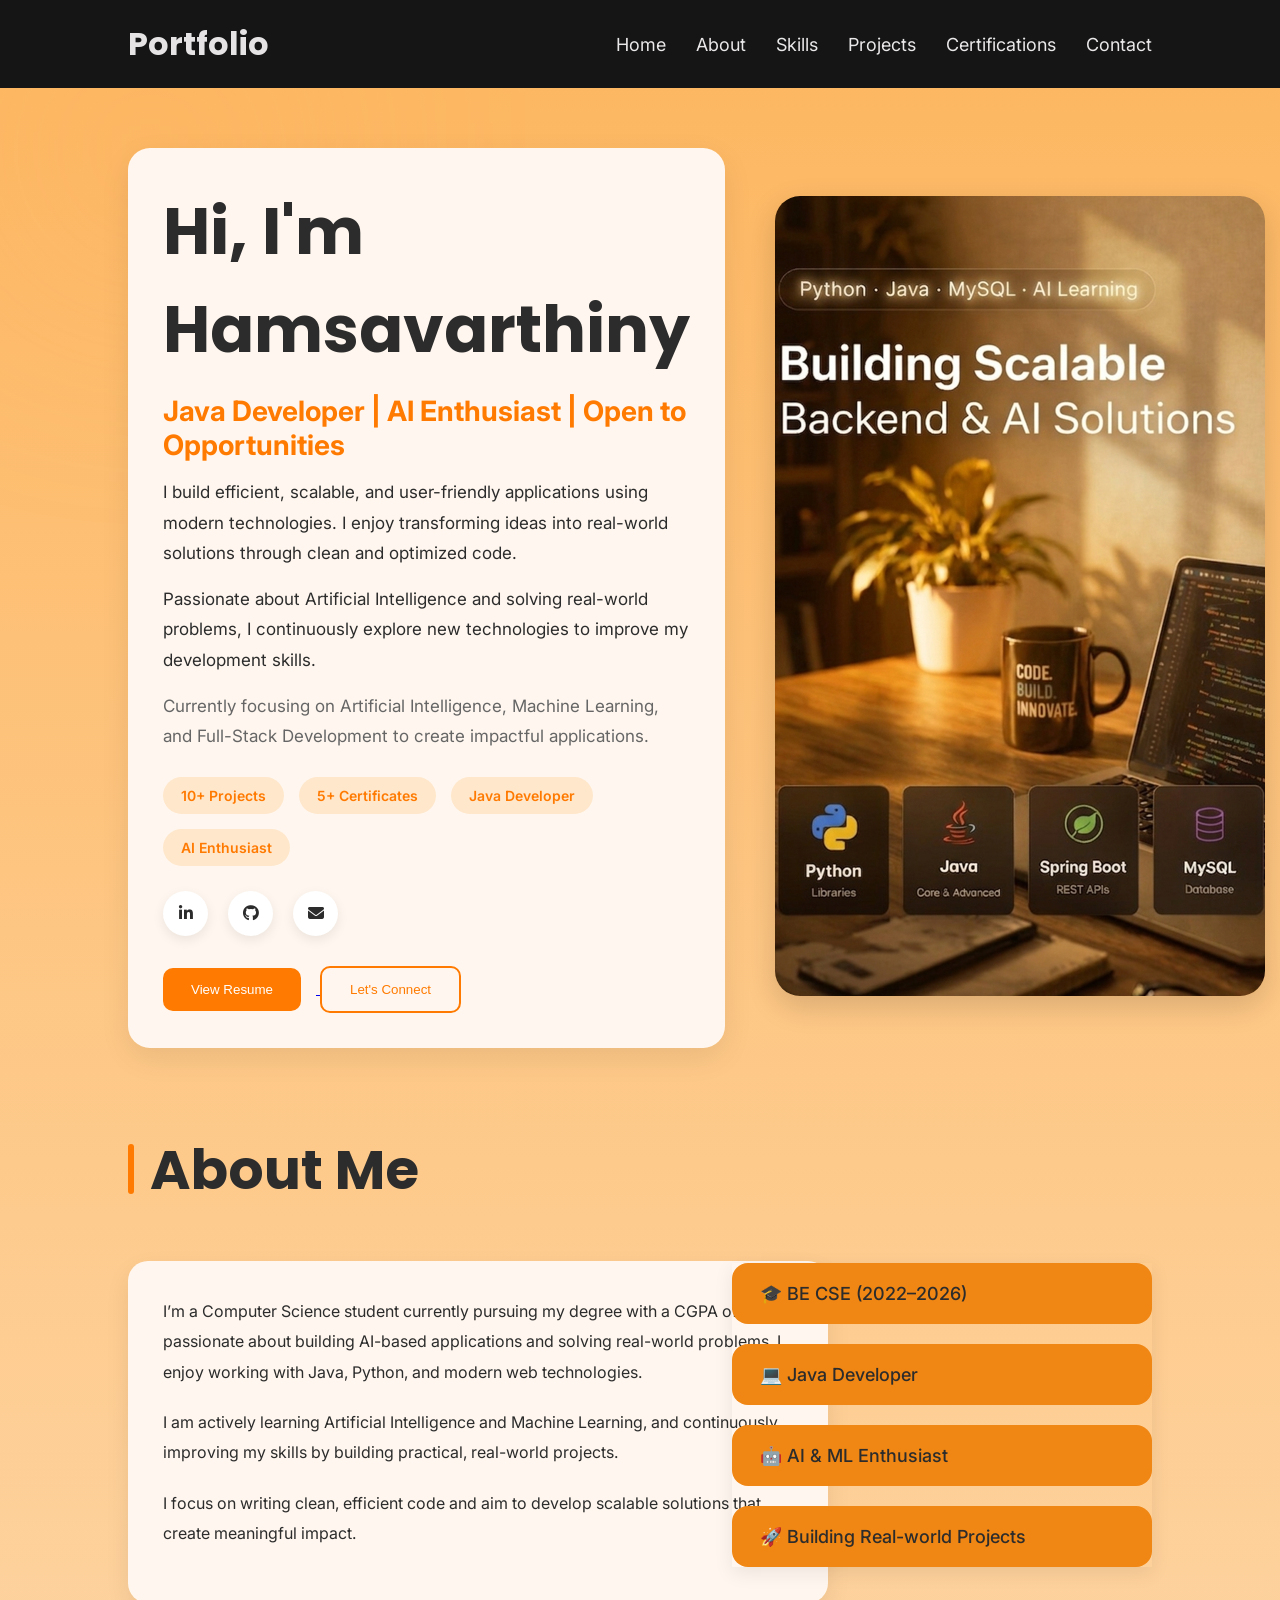
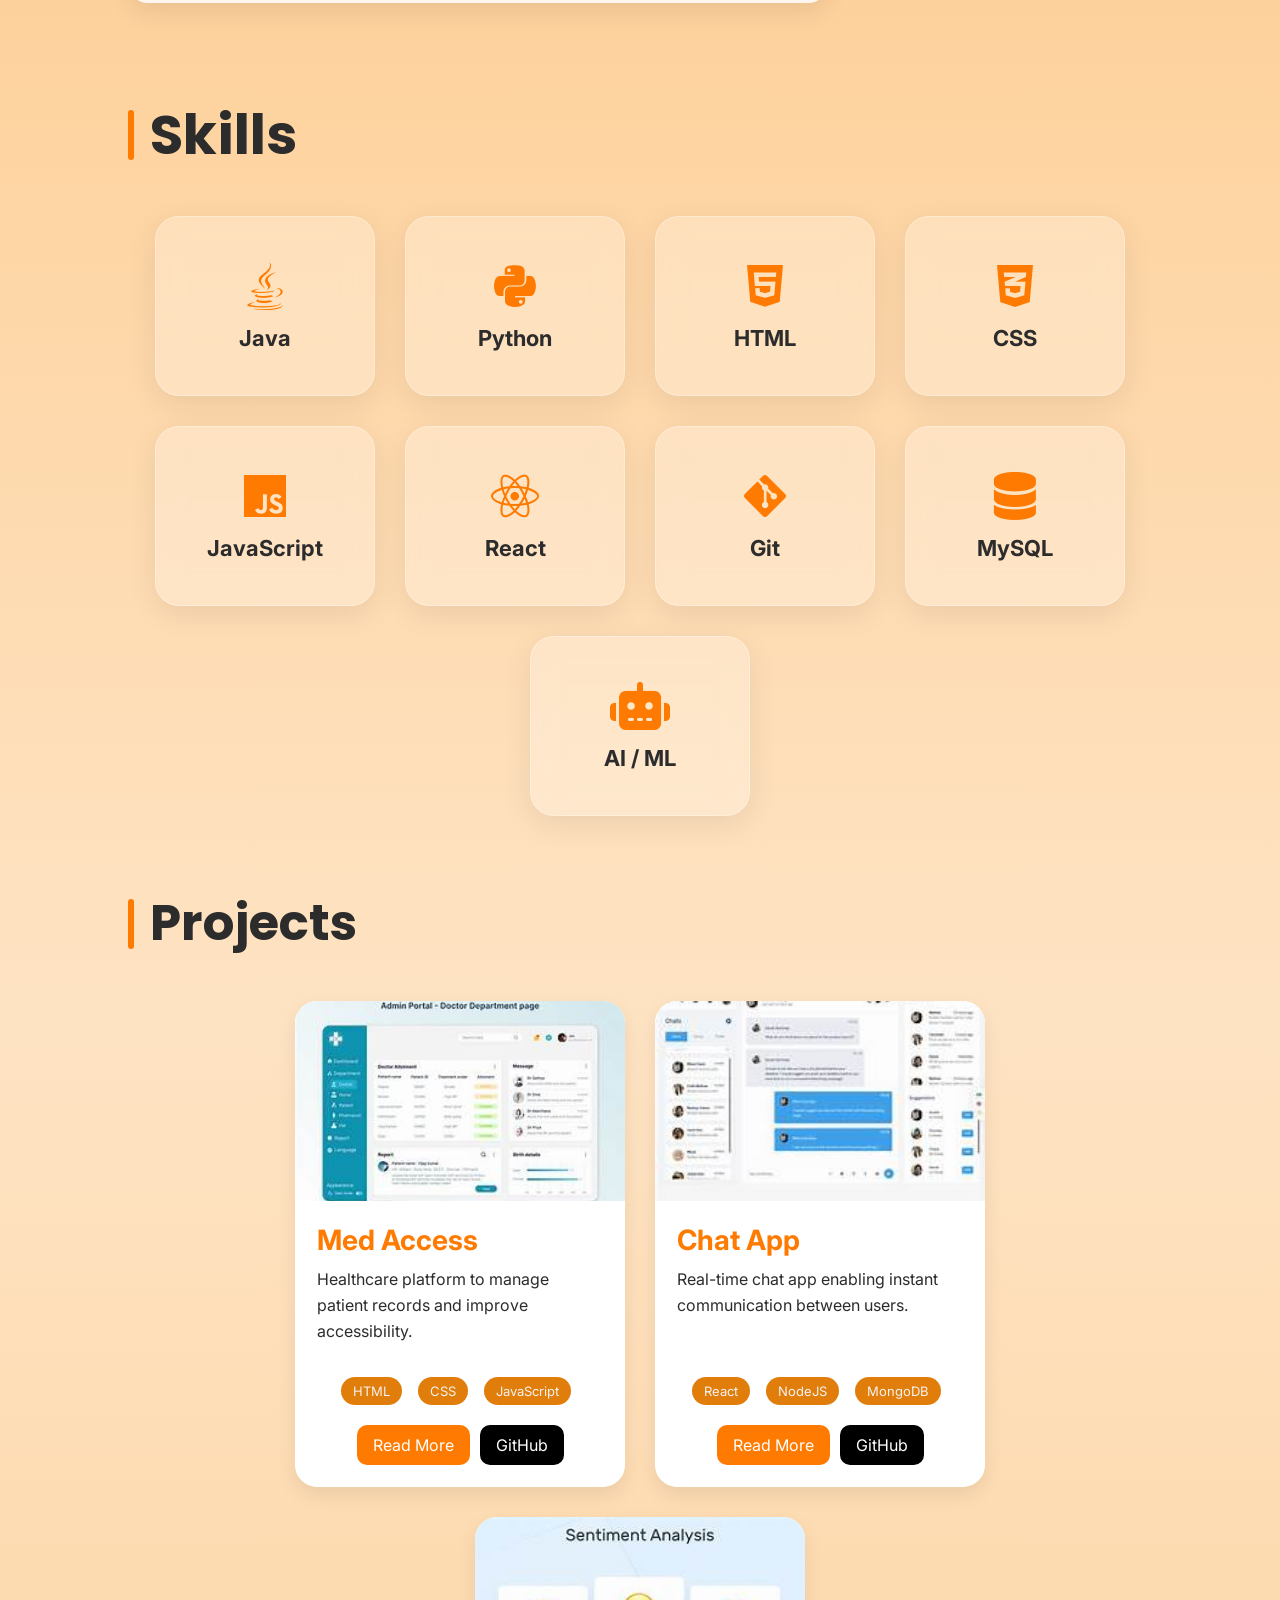
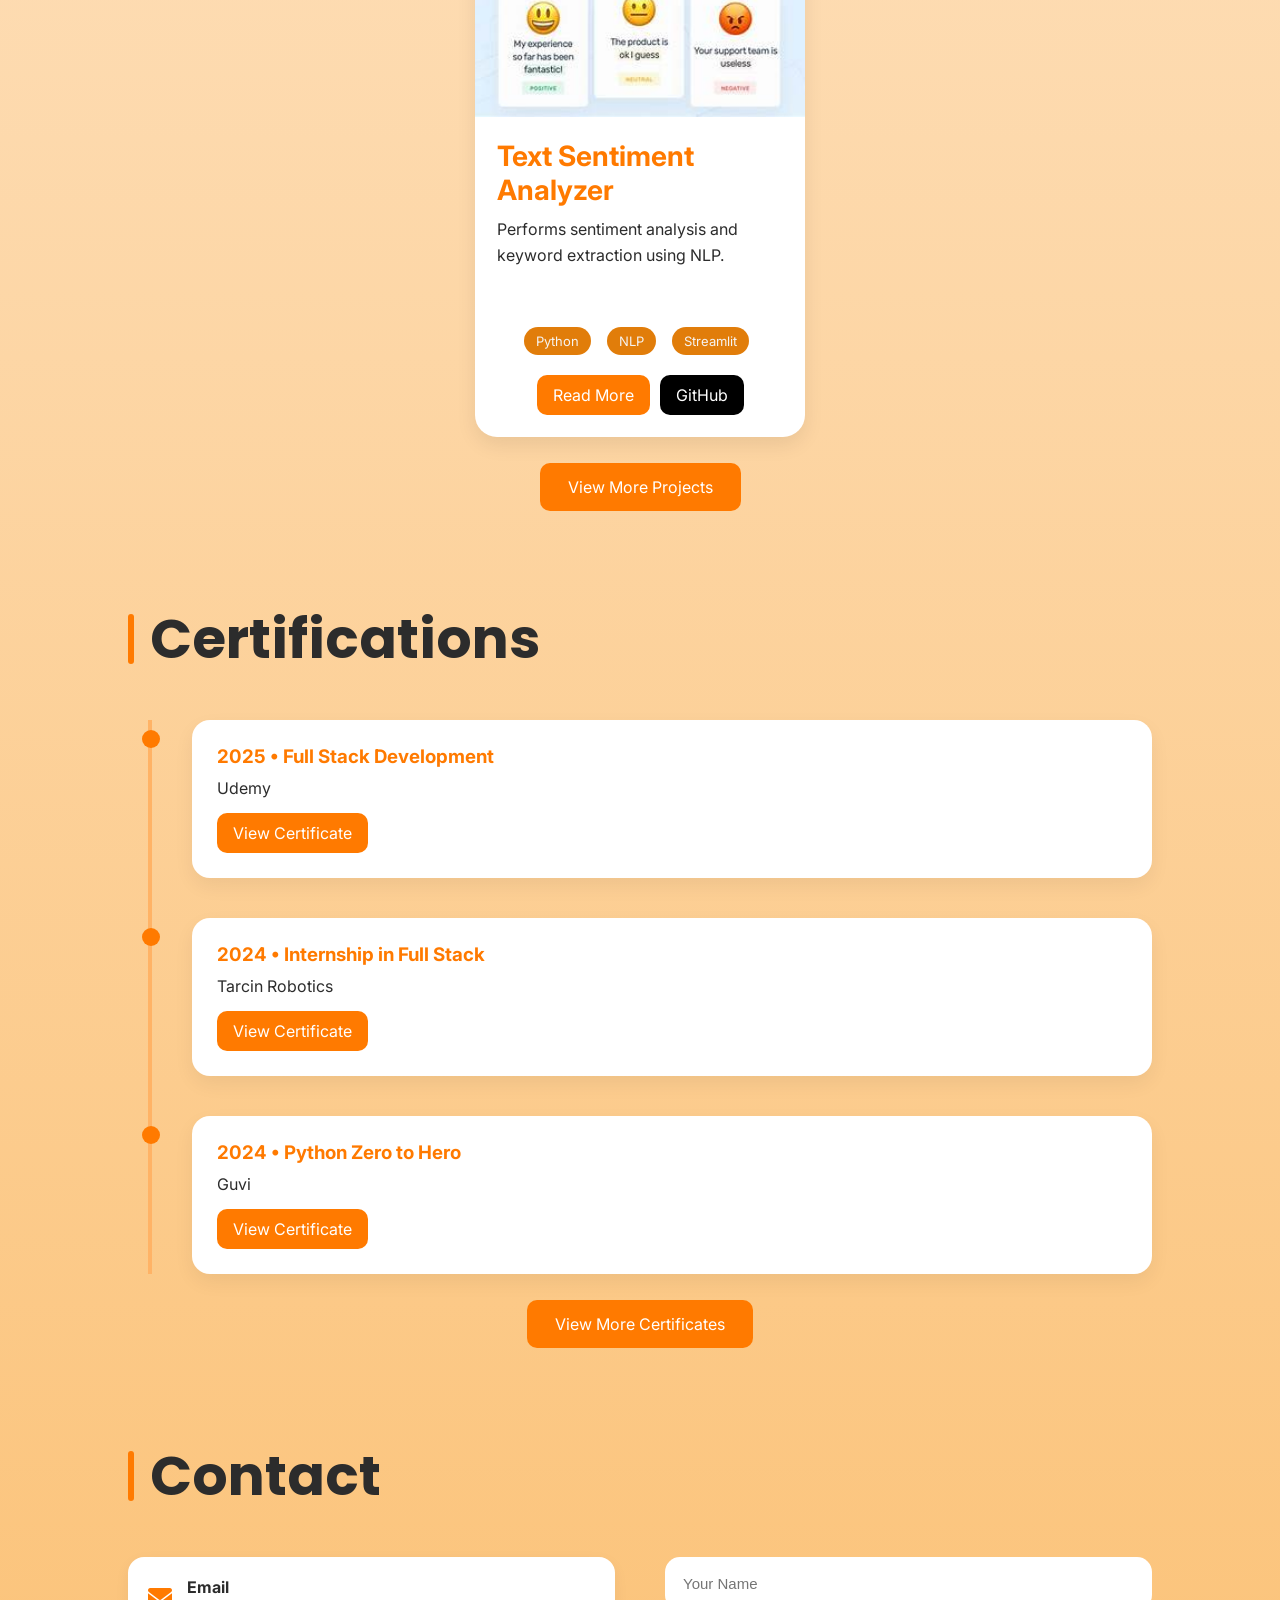
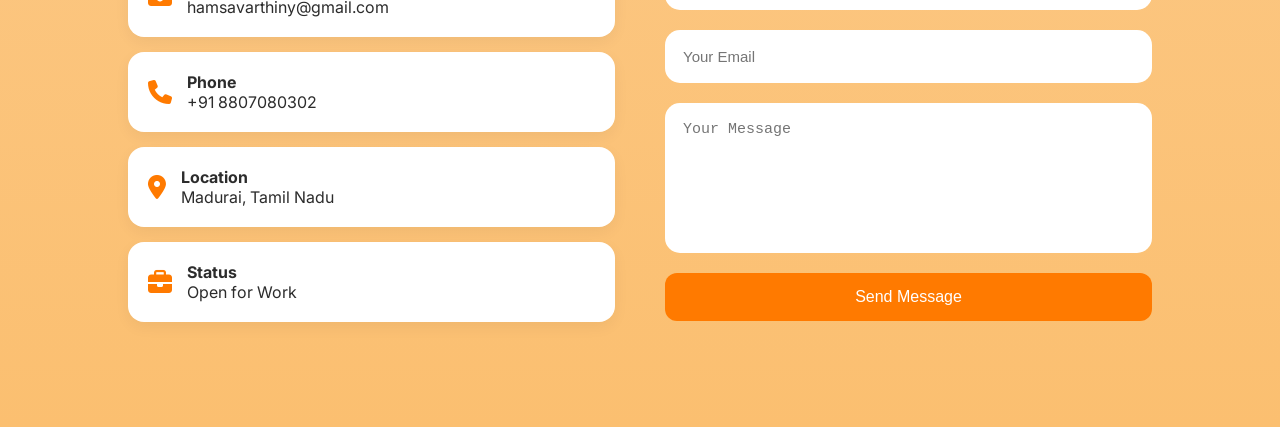
<file: index.html>
<!DOCTYPE html>
<html lang="en">

<head>
    <meta charset="UTF-8">
    <meta name="viewport" content="width=device-width, initial-scale=1.0">
    <title>Hamsavarthiny Portfolio</title>

    <!-- CSS -->
    <link rel="stylesheet" href="style.css">

    <!-- Google Fonts -->
    <link
        href="https://fonts.googleapis.com/css2?family=Poppins:wght@400;600;700&family=Inter:wght@300;400;500&display=swap"
        rel="stylesheet">

    <!-- FONT AWESOME -->
    <link rel="stylesheet" href="https://cdnjs.cloudflare.com/ajax/libs/font-awesome/6.5.0/css/all.min.css">
</head>

<body>

    <!-- NAVBAR -->
    <nav class="navbar">

        <div class="logo">Portfolio</div>

        <ul class="nav-links">
            <li><a href="#home">Home</a></li>
            <li><a href="#about">About</a></li>
            <li><a href="#skills">Skills</a></li>
            <li><a href="#projects">Projects</a></li>
            <li><a href="#certifications">Certifications</a></li>
            <li><a href="#contact">Contact</a></li>
        </ul>

    </nav>

    <!-- HERO -->
    <section class="hero" id="home">

        <div class="hero-text-card">

            <h1>Hi, I'm Hamsavarthiny</h1>

            <h2>Java Developer | AI Enthusiast | Open to Opportunities</h2>

            <p>
                I build efficient, scalable, and user-friendly applications using modern technologies.
                I enjoy transforming ideas into real-world solutions through clean and optimized code.
            </p>

            <p>
                Passionate about Artificial Intelligence and solving real-world problems,
                I continuously explore new technologies to improve my development skills.
            </p>

            <p class="sub-text">
                Currently focusing on Artificial Intelligence, Machine Learning,
                and Full-Stack Development to create impactful applications.
            </p>

            <!-- STATS -->
            <div class="hero-stats">

                <div class="stat-box">10+ Projects</div>

                <div class="stat-box">5+ Certificates</div>

                <div class="stat-box">Java Developer</div>

                <div class="stat-box">AI Enthusiast</div>

            </div>

            <!-- SOCIAL -->
            <div class="social-icons">

                <a href="https://www.linkedin.com/in/hamsavarthiny/">
                    <i class="fab fa-linkedin-in"></i>
                </a>

                <a href="https://github.com/Hamsa1016">
                    <i class="fab fa-github"></i>
                </a>

                <a href="#">
                    <i class="fas fa-envelope"></i>
                </a>

            </div>

           <!-- BUTTONS -->
<div class="buttons">

    <!-- RESUME -->
    <a href="assets/Hamsa-Resume.pdf" target="_blank">
        <button>View Resume</button>
    </a>

    <!-- CONTACT SECTION -->
    <a href="#contact">
        <button class="outline">Let's Connect</button>
    </a>

</div>

        </div>

        <!-- IMAGE -->
        <div class="hero-image">

            <img src="assets/images/hero.jpg" alt="workspace">

        </div>

    </section>

    <!-- ABOUT -->
    <section class="about" id="about">

        <h2 class="section-heading">
            <span class="bar"></span>About Me
        </h2>

        <div class="about-container">

            <div class="about-left">

                <p>
                    I’m a Computer Science student currently pursuing my degree with a CGPA of 8.1,
                    passionate about building AI-based applications and solving real-world problems.
                    I enjoy working with Java, Python, and modern web technologies.
                </p>

                <p>
                    I am actively learning Artificial Intelligence and Machine Learning,
                    and continuously improving my skills by building practical, real-world projects.
                </p>

                <p>
                    I focus on writing clean, efficient code and aim to develop scalable solutions
                    that create meaningful impact.
                </p>

            </div>

        </div>

        <!-- RIGHT CARDS -->
        <div class="about-right">

            <div class="card">🎓 BE CSE (2022–2026)</div>

            <div class="card">💻 Java Developer</div>

            <div class="card">🤖 AI & ML Enthusiast</div>

            <div class="card">🚀 Building Real-world Projects</div>

        </div>

    </section>

    <!-- SKILLS -->
    <section class="skills" id="skills">

        <h2 class="section-heading">
            <span class="bar"></span>Skills
        </h2>

        <!-- SKILL PILLS -->
        <div class="glass-skills">

    <div class="glass-card">
        <i class="fab fa-java"></i>
        <h3>Java</h3>
    </div>

    <div class="glass-card">
        <i class="fab fa-python"></i>
        <h3>Python</h3>
    </div>

    <div class="glass-card">
        <i class="fab fa-html5"></i>
        <h3>HTML</h3>
    </div>

    <div class="glass-card">
        <i class="fab fa-css3-alt"></i>
        <h3>CSS</h3>
    </div>

    <div class="glass-card">
        <i class="fab fa-js"></i>
        <h3>JavaScript</h3>
    </div>

    <div class="glass-card">
        <i class="fab fa-react"></i>
        <h3>React</h3>
    </div>

    <div class="glass-card">
        <i class="fab fa-git-alt"></i>
        <h3>Git</h3>
    </div>

    <div class="glass-card">
        <i class="fas fa-database"></i>
        <h3>MySQL</h3>
    </div>

    <div class="glass-card">
        <i class="fas fa-robot"></i>
        <h3>AI / ML</h3>
    </div>

</div>
    </section>

    <!-- PROJECTS -->
    <section class="projects" id="projects">

        <h2 class="section-heading">
            <span class="bar"></span>Projects
        </h2>

        <div class="projects-container">

            <!-- PROJECT 1 -->
            <div class="project-card">

                <img src="assets/images/project1.jpg" alt="project">

                <div class="project-content">

                    <h3>Med Access</h3>

                    <p>
                        Healthcare platform to manage patient records and improve accessibility.
                    </p>

                    <!-- TECH STACK -->
                    <div class="tech-stack">

                        <span>HTML</span>
                        <span>CSS</span>
                        <span>JavaScript</span>

                    </div>

                    <div class="project-buttons">

                        <a href="medaccess.html">Read More</a>

                        <a href="https://github.com/Hamsa1016/Chat-app"
                            target="_blank"
                            class="github">
                            GitHub
                        </a>

                    </div>

                </div>

            </div>

            <!-- PROJECT 2 -->
            <div class="project-card">

                <img src="assets/images/project2.jpg" alt="project">

                <div class="project-content">

                    <h3>Chat App</h3>

                    <p>
                        Real-time chat app enabling instant communication between users.
                    </p>

                    <div class="tech-stack">

                        <span>React</span>
                        <span>NodeJS</span>
                        <span>MongoDB</span>

                    </div>

                    <div class="project-buttons">

                        <a href="chatapp.html">Read More</a>

                        <a href="https://github.com/Hamsa1016/Chat-app"
                            target="_blank"
                            class="github">
                            GitHub
                        </a>

                    </div>

                </div>

            </div>

            <!-- PROJECT 3 -->
            <div class="project-card">

                <img src="assets/images/project3.jpg" alt="project">

                <div class="project-content">

                    <h3>Text Sentiment Analyzer</h3>

                    <p>
                        Performs sentiment analysis and keyword extraction using NLP.
                    </p>

                    <div class="tech-stack">

                        <span>Python</span>
                        <span>NLP</span>
                        <span>Streamlit</span>

                    </div>

                    <div class="project-buttons">

                        <a href="textapp.html">Read More</a>

                        <a href="https://github.com/Hamsa1016/text-analyzer-app"
                            target="_blank"
                            class="github">
                            GitHub
                        </a>

                    </div>

                </div>

            </div>        
            

        </div>
<div class="view-more">

            <a href="projects.html" class="view-btn">
                View More Projects
            </a>

        </div>


    </section>

    <!-- CERTIFICATIONS -->
    <section class="certifications" id="certifications">

        <h2 class="section-heading">
            <span class="bar"></span>Certifications
        </h2>

        <!-- TIMELINE -->
        <div class="timeline">

            <div class="timeline-item">

                <div class="timeline-dot"></div>

                <div class="timeline-content">

                    <h3>2025 • Full Stack Development</h3>

                    <p>Udemy</p>

                    <a href="assets/images/udemy.png">View Certificate</a>

                </div>

            </div>

            <div class="timeline-item">

                <div class="timeline-dot"></div>

                <div class="timeline-content">

                    <h3>2024 • Internship in Full Stack</h3>

                    <p>Tarcin Robotics</p>

                    <a href="assets/images/internship.png">View Certificate</a>

                </div>

            </div>

            <div class="timeline-item">

                <div class="timeline-dot"></div>

                <div class="timeline-content">

                    <h3>2024 • Python Zero to Hero</h3>

                    <p>Guvi</p>

                    <a href="assets/images/python-zero-to-hero.png">View Certificate</a>

                </div>

            </div>

        </div>
        <div class="view-more">

    <a href="certificates.html" class="view-btn">
        View More Certificates
    </a>

</div>

    </section>

    <!-- CONTACT -->
    <section class="contact" id="contact">

        <h2 class="section-heading">
            <span class="bar"></span>Contact
        </h2>

        <div class="contact-container">

            <!-- LEFT -->
            <div class="contact-info">

                <div class="info-box">

                    <i class="fas fa-envelope"></i>

                    <div>
                        <h4>Email</h4>
                        <p>hamsavarthiny@gmail.com</p>
                    </div>

                </div>

                <div class="info-box">

                    <i class="fas fa-phone"></i>

                    <div>
                        <h4>Phone</h4>
                        <p>+91 8807080302</p>
                    </div>

                </div>

                <div class="info-box">

                    <i class="fas fa-location-dot"></i>

                    <div>
                        <h4>Location</h4>
                        <p>Madurai, Tamil Nadu</p>
                    </div>

                </div>

                <div class="info-box">

                    <i class="fas fa-briefcase"></i>

                    <div>
                        <h4>Status</h4>
                        <p>Open for Work</p>
                    </div>

                </div>

            </div>

            <!-- RIGHT -->
            <div class="contact-form">

                <form action="https://formspree.io/f/xbdwdkoj" method="POST">

                    <input type="text" name="name" placeholder="Your Name" required>

                    <input type="email" name="email" placeholder="Your Email" required>

                    <textarea name="message" placeholder="Your Message" required></textarea>

                    <button type="submit">Send Message</button>

                </form>

            </div>

        </div>

    </section>

</body>

</html>
</file>
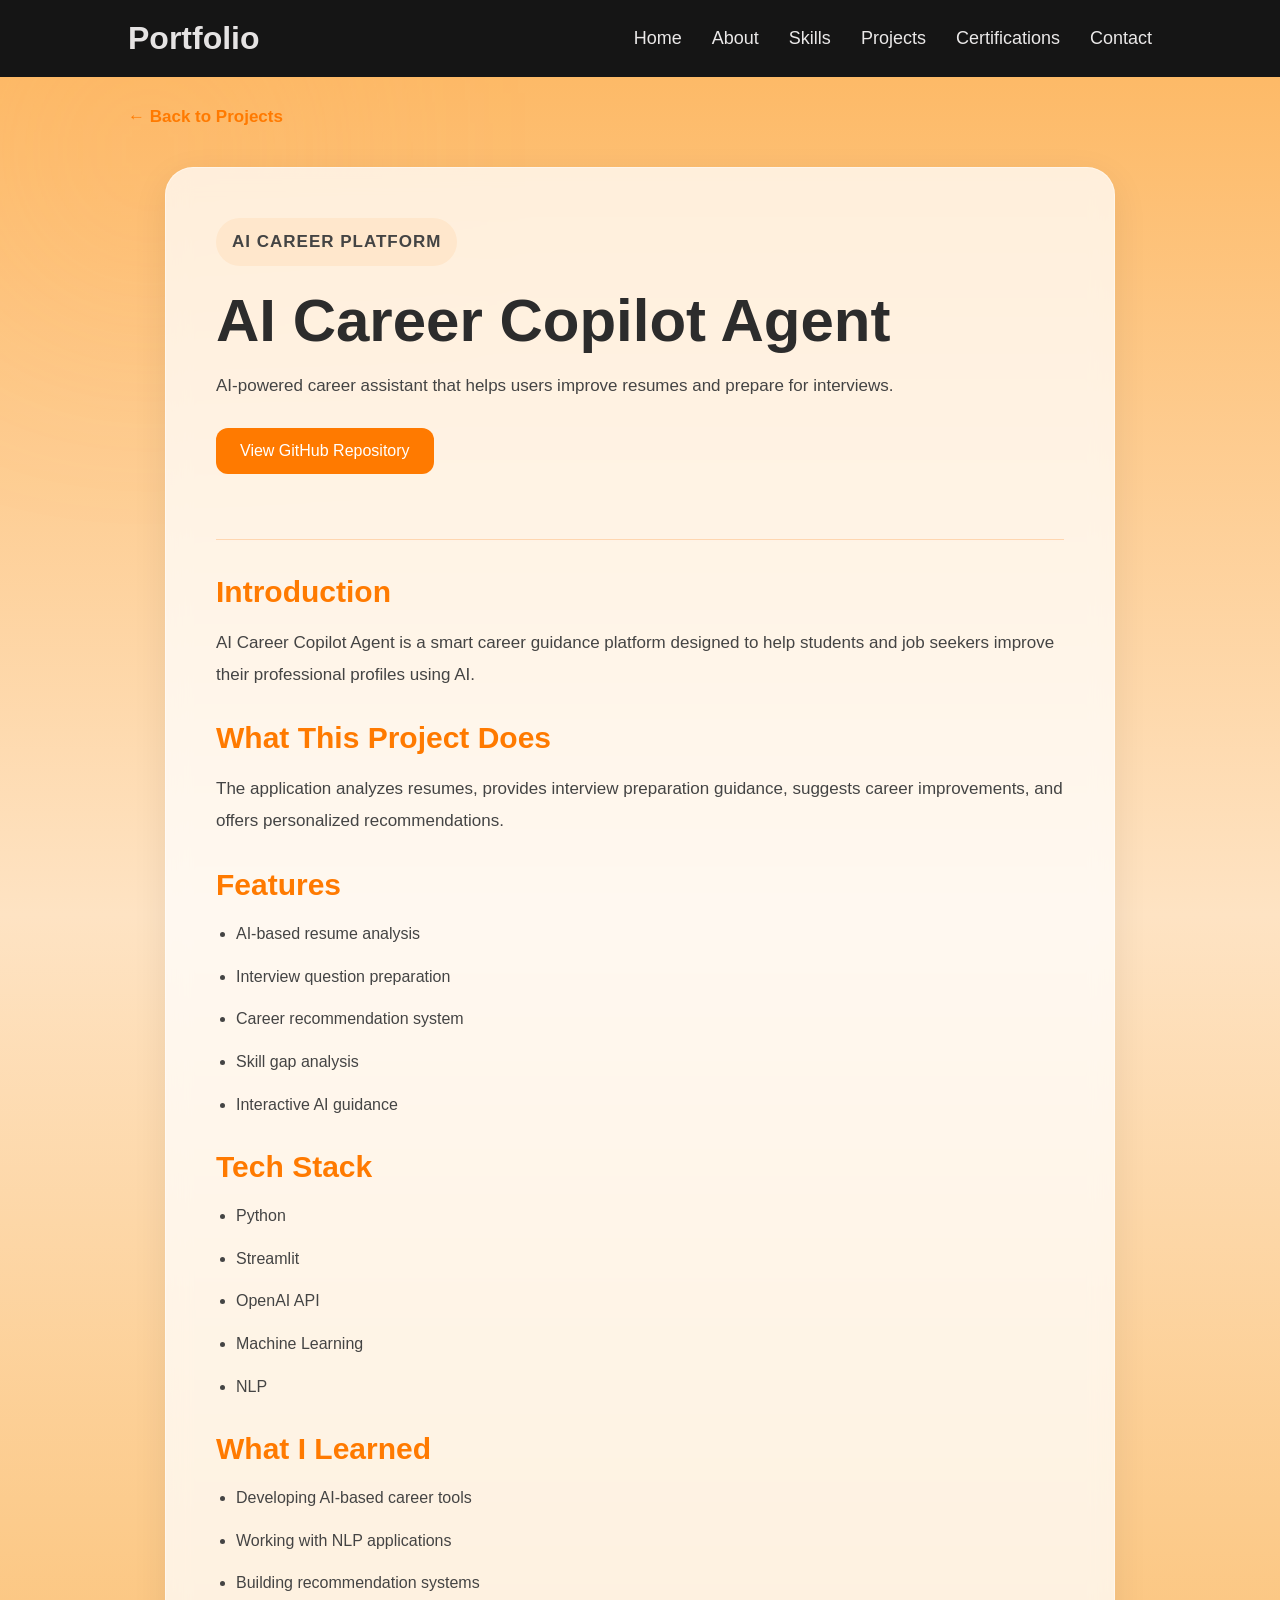
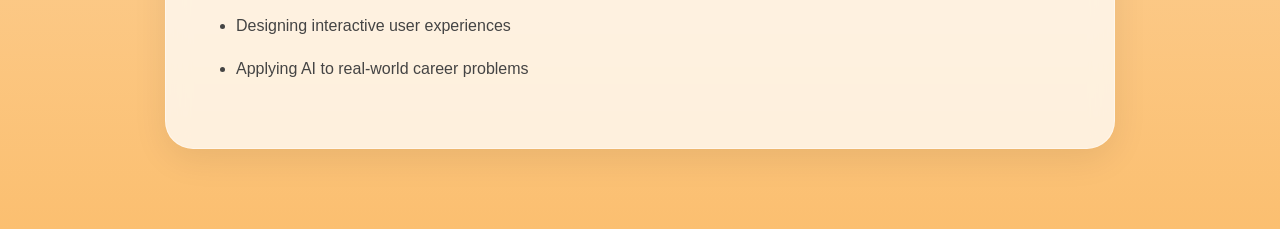
<file: careercopilot.html>
<!DOCTYPE html>
<html lang="en">
<head>
    <meta charset="UTF-8">
    <title>AI Career Copilot Agent</title>
    <link rel="stylesheet" href="style.css">
</head>

<body>

<!-- NAVBAR -->
<nav class="navbar">

    <div class="logo">Portfolio</div>

    <ul class="nav-links">

        <li><a href="index.html#home">Home</a></li>

        <li><a href="index.html#about">About</a></li>

        <li><a href="index.html#skills">Skills</a></li>

        <li><a href="index.html#projects">Projects</a></li>

        <li><a href="index.html#certifications">Certifications</a></li>

        <li><a href="index.html#contact">Contact</a></li>

    </ul>

</nav>

<div class="back-link">

    <a href="index.html#projects">← Back to Projects</a>

</div>

<section class="project-wrapper">

    <div class="project-box">

        <p class="tag">AI CAREER PLATFORM</p>

        <h1>AI Career Copilot Agent</h1>

        <p class="subtitle">
            AI-powered career assistant that helps users improve resumes and prepare for interviews.
        </p>

        <a href="YOUR_GITHUB_LINK" target="_blank" class="repo-link">
            View GitHub Repository
        </a>

        <hr>

        <h2>Introduction</h2>

        <p>
            AI Career Copilot Agent is a smart career guidance platform designed to help
            students and job seekers improve their professional profiles using AI.
        </p>

        <h2>What This Project Does</h2>

        <p>
            The application analyzes resumes, provides interview preparation guidance,
            suggests career improvements, and offers personalized recommendations.
        </p>

        <h2>Features</h2>

        <ul>

            <li>AI-based resume analysis</li>

            <li>Interview question preparation</li>

            <li>Career recommendation system</li>

            <li>Skill gap analysis</li>

            <li>Interactive AI guidance</li>

        </ul>

        <h2>Tech Stack</h2>

        <ul>

            <li>Python</li>

            <li>Streamlit</li>

            <li>OpenAI API</li>

            <li>Machine Learning</li>

            <li>NLP</li>

        </ul>

        <h2>What I Learned</h2>

        <ul>

            <li>Developing AI-based career tools</li>

            <li>Working with NLP applications</li>

            <li>Building recommendation systems</li>

            <li>Designing interactive user experiences</li>

            <li>Applying AI to real-world career problems</li>

        </ul>

    </div>

</section>

</body>
</html>
</file>
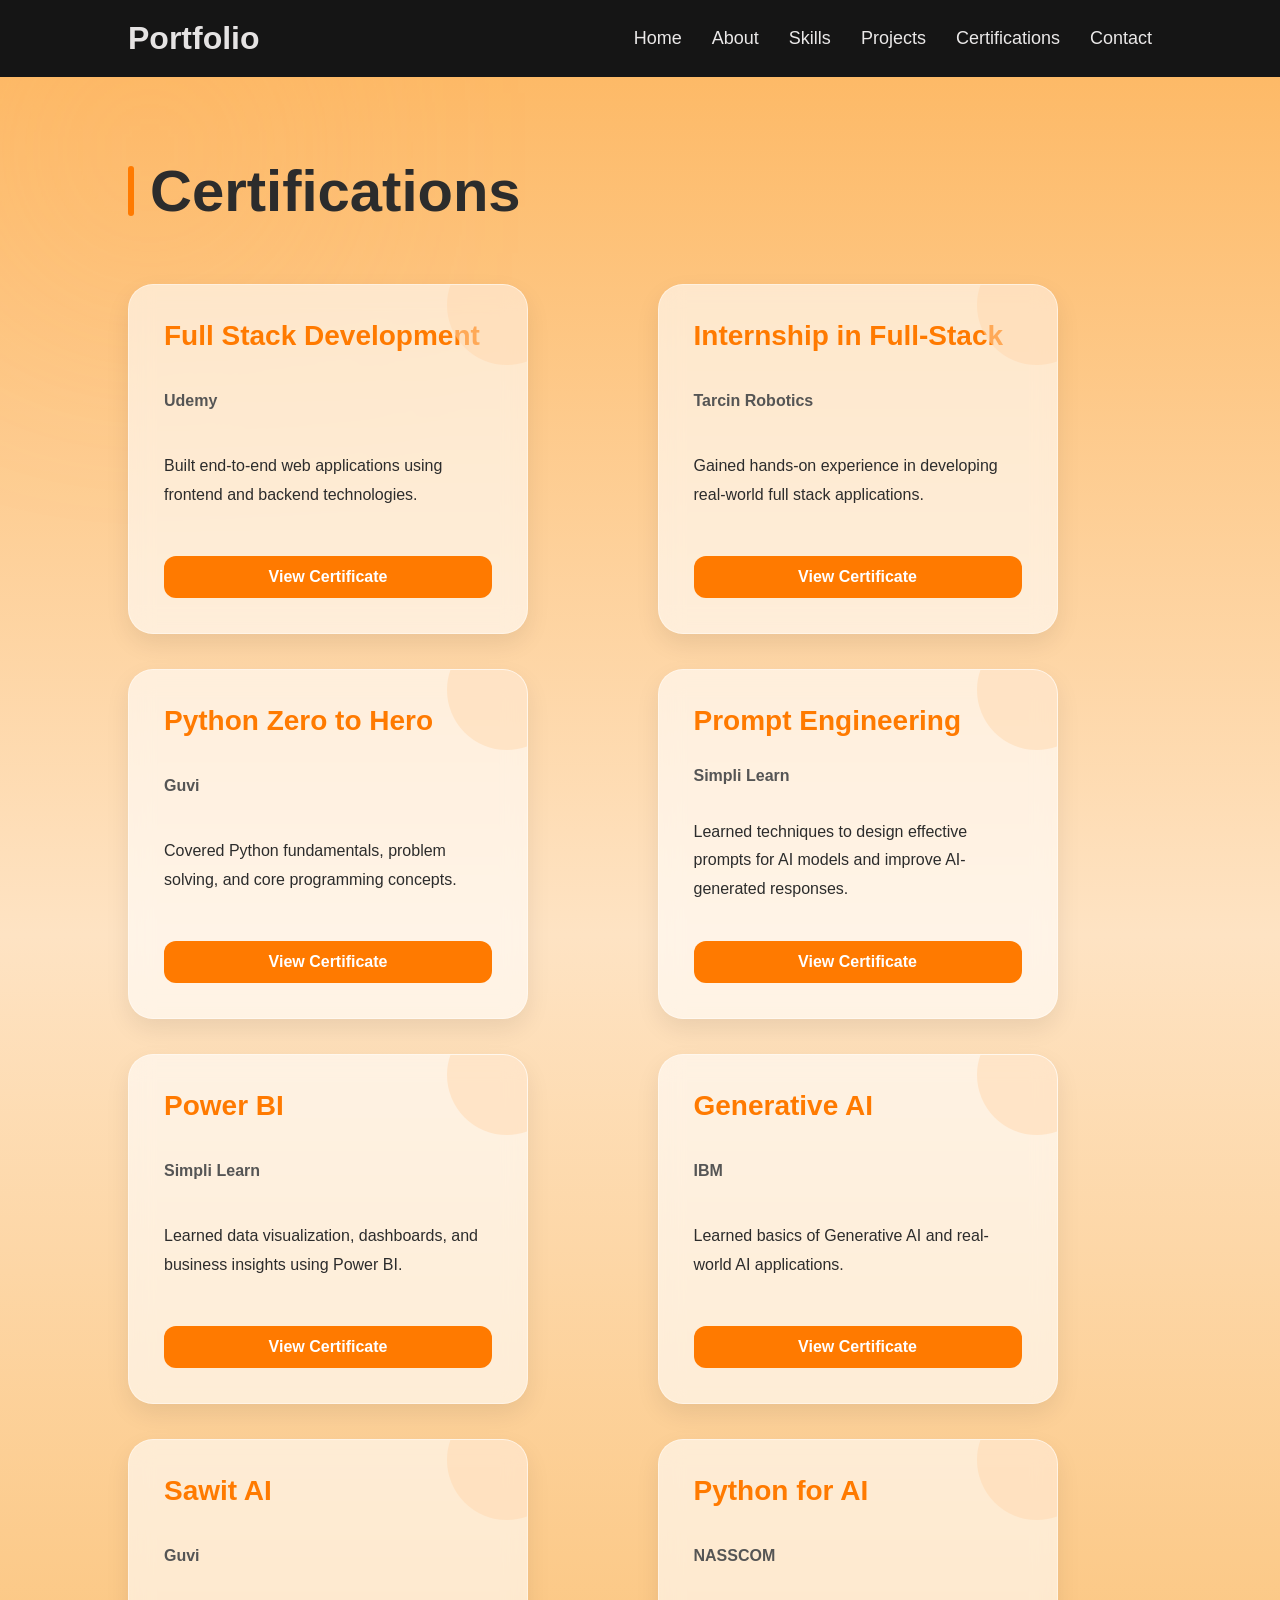
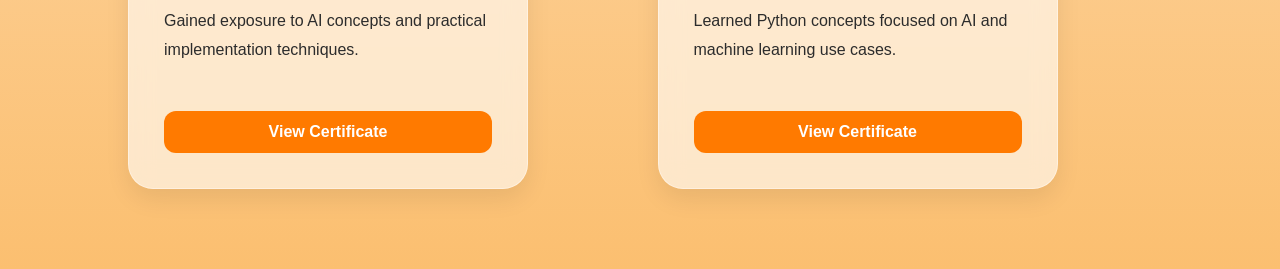
<file: Certificates.html>
<!DOCTYPE html>
<html lang="en">
<head>
    <title>All Projects</title>
    <link rel="stylesheet" href="style.css">
</head>

<body>
    <!-- NAVBAR -->
<nav class="navbar">
    <div class="logo">Portfolio</div>

    <ul class="nav-links">
             <li><a href="index.html#home">Home</a></li>

            <li><a href="index.html#about">About</a></li>

            <li><a href="index.html#skills">Skills</a></li>

            <li><a href="index.html#projects">Projects</a></li>

            <li><a href="index.html#certifications">Certifications</a></li>

            <li><a href="index.html#contact">Contact</a></li>
        </ul>
</nav>
<!-- CERTIFICATIONS SECTION -->
<section class="certifications" id="certifications">

    <h2 class="cert-heading"><span class="bar"></span>Certifications</h2>

    <div class="cert-container">

        <!-- Cert 1 -->
        <div class="cert-card">
            <h3>Full Stack Development</h3>
            <p>Udemy</p>
            <p>Built end-to-end web applications using frontend and backend technologies.</p>
            <a href="assets/images/udemy.png">View Certificate</a>
        </div>

        <!-- Cert 2 -->
        <div class="cert-card">
            <h3>Internship in Full-Stack</h3>
            <p>Tarcin Robotics</p>
            <p>Gained hands-on experience in developing real-world full stack applications.</p>
            <a href="assets/images/internship.png">View Certificate</a>
        </div>

        <!-- Cert 3 -->
        <div class="cert-card">
            <h3>Python Zero to Hero</h3>
            <p>Guvi</p>
            <p>Covered Python fundamentals, problem solving, and core programming concepts.</p>
            <a href="assets/images/python-zero-to-hero.png">View Certificate</a>
        </div>
                <!-- Cert 4 -->
        <div class="cert-card">
            <h3>Prompt Engineering</h3>
            <p>Simpli Learn</p>
            <p>Learned techniques to design effective prompts for AI models and improve AI-generated responses.</p>
            <a href="assets/images/prompt.png">View Certificate</a>
        </div>
                <!-- Cert 5 -->
        <div class="cert-card">
            <h3>Power BI</h3>
            <p>Simpli Learn</p>
            <p>Learned data visualization, dashboards, and business insights using Power BI.</p>
            <a href="assets/images/power-bi.jpeg">View Certificate</a>
        </div>
                <!-- Cert 6 -->
        <div class="cert-card">
            <h3>Generative AI</h3>
            <p>IBM</p>
            <p>Learned basics of Generative AI and real-world AI applications.</p>
            <a href="assets/images/genai.png">View Certificate</a>
        </div>
                <!-- Cert 7 -->
        <div class="cert-card">
            <h3>Sawit AI</h3>
            <p>Guvi</p>
            <p>Gained exposure to AI concepts and practical implementation techniques.</p>
            <a href="assets/images/sawit-ai.png">View Certificate</a>
        </div>
        <div class="cert-card">
            <h3>Python for AI</h3>
            <p>NASSCOM</p>
            <p>Learned Python concepts focused on AI and machine learning use cases.</p>
            <a href="assets/images/python.png">View Certificate</a>
        </div>

    </div>

</section>
</file>
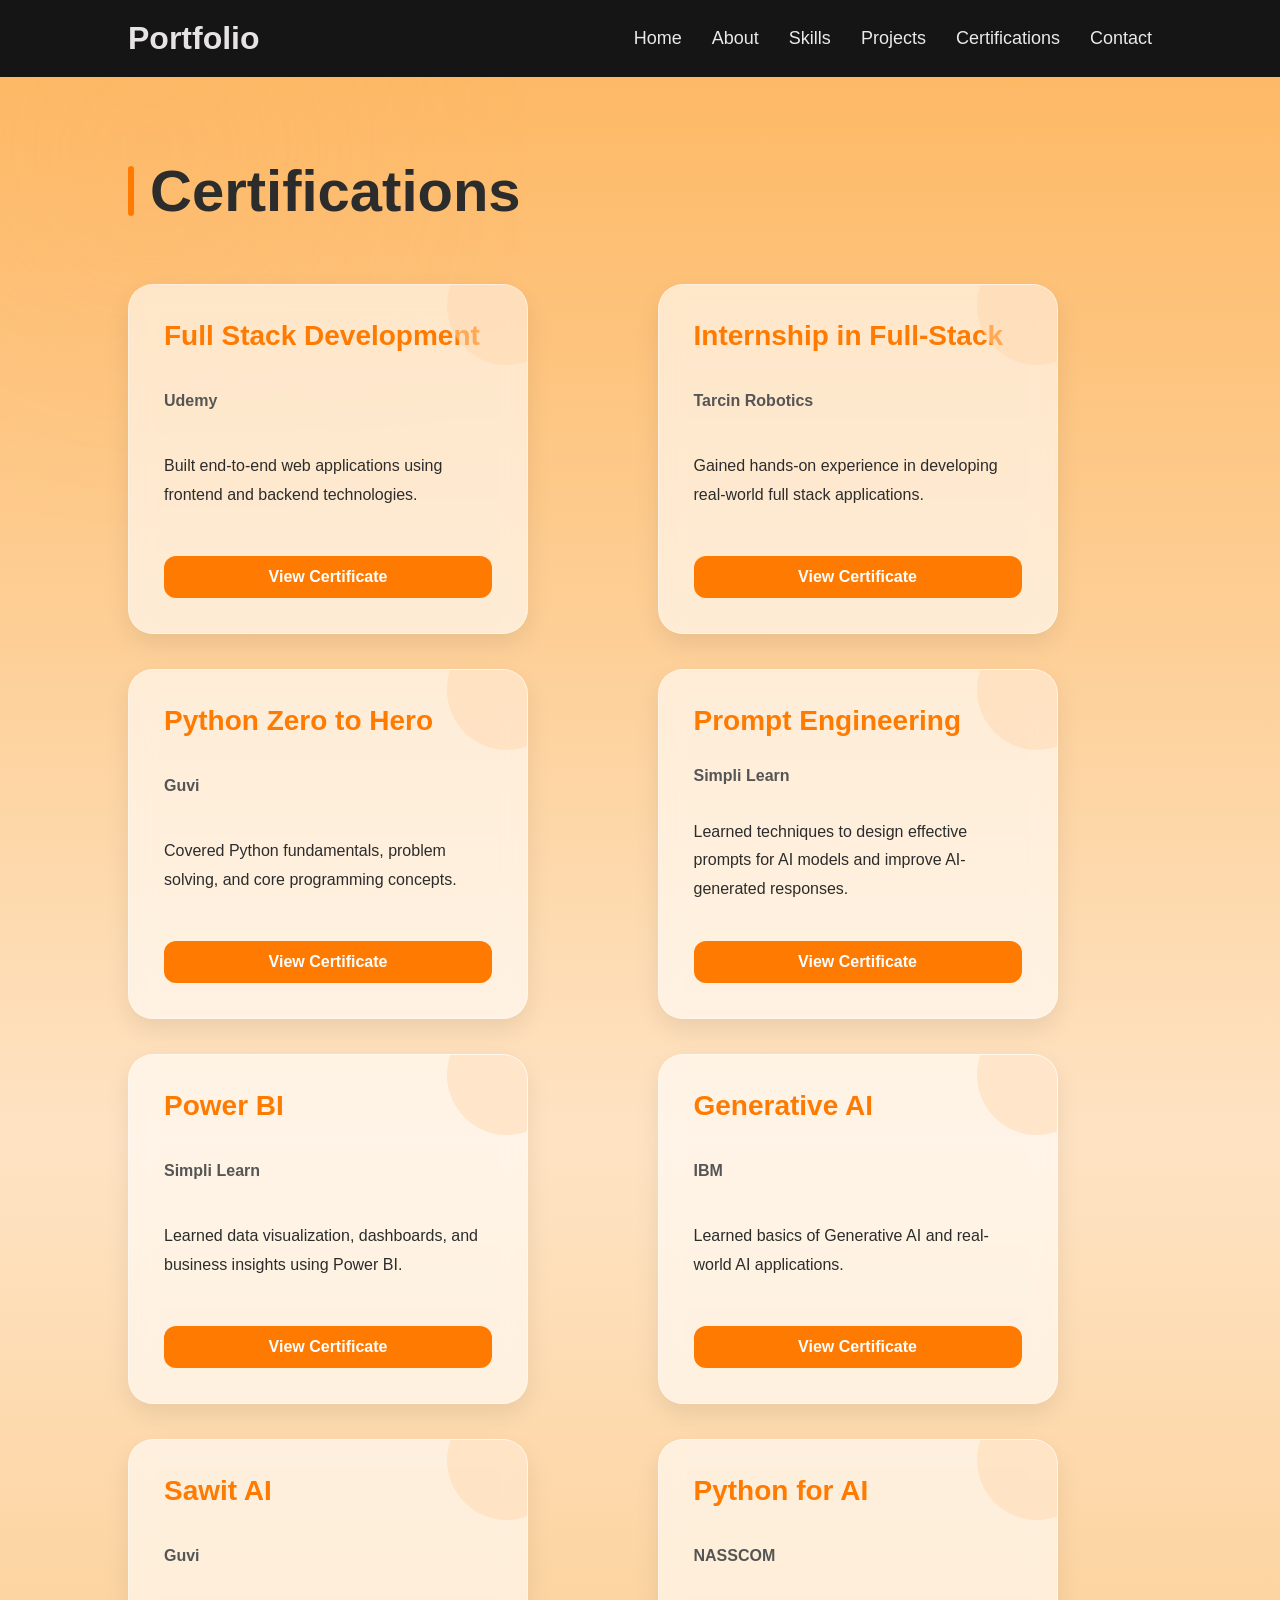
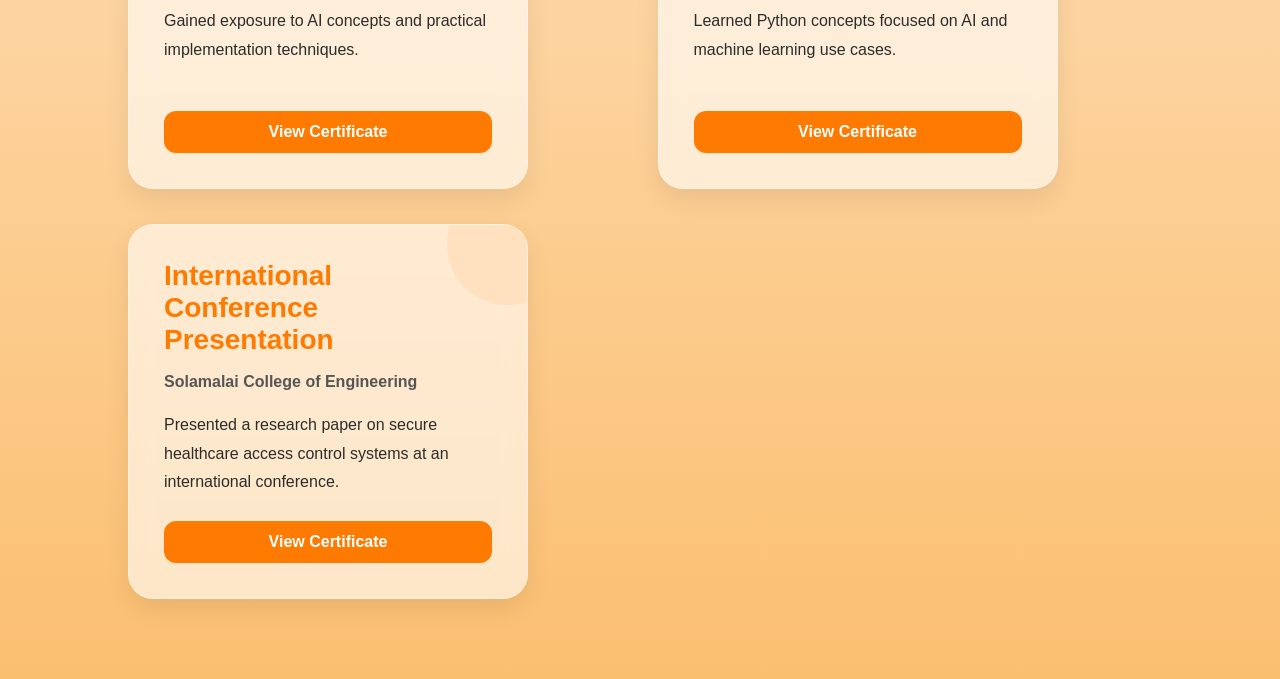
<file: certificates.html>
<!DOCTYPE html>
<html lang="en">
<head>
    <title>All Projects</title>
    <link rel="stylesheet" href="style.css">
</head>

<body>
    <!-- NAVBAR -->
<nav class="navbar">
    <div class="logo">Portfolio</div>

    <ul class="nav-links">
             <li><a href="index.html#home">Home</a></li>

            <li><a href="index.html#about">About</a></li>

            <li><a href="index.html#skills">Skills</a></li>

            <li><a href="index.html#projects">Projects</a></li>

            <li><a href="index.html#certifications">Certifications</a></li>

            <li><a href="index.html#contact">Contact</a></li>
        </ul>
</nav>
<!-- CERTIFICATIONS SECTION -->
<section class="certifications" id="certifications">

    <h2 class="cert-heading"><span class="bar"></span>Certifications</h2>

    <div class="cert-container">

        <!-- Cert 1 -->
        <div class="cert-card">
            <h3>Full Stack Development</h3>
            <p>Udemy</p>
            <p>Built end-to-end web applications using frontend and backend technologies.</p>
            <a href="assets/images/udemy.png">View Certificate</a>
        </div>

        <!-- Cert 2 -->
        <div class="cert-card">
            <h3>Internship in Full-Stack</h3>
            <p>Tarcin Robotics</p>
            <p>Gained hands-on experience in developing real-world full stack applications.</p>
            <a href="assets/images/internship.png">View Certificate</a>
        </div>

        <!-- Cert 3 -->
        <div class="cert-card">
            <h3>Python Zero to Hero</h3>
            <p>Guvi</p>
            <p>Covered Python fundamentals, problem solving, and core programming concepts.</p>
            <a href="assets/images/python-zero-to-hero.png">View Certificate</a>
        </div>
                <!-- Cert 4 -->
        <div class="cert-card">
            <h3>Prompt Engineering</h3>
            <p>Simpli Learn</p>
            <p>Learned techniques to design effective prompts for AI models and improve AI-generated responses.</p>
            <a href="assets/images/prompt.png">View Certificate</a>
        </div>
                <!-- Cert 5 -->
        <div class="cert-card">
            <h3>Power BI</h3>
            <p>Simpli Learn</p>
            <p>Learned data visualization, dashboards, and business insights using Power BI.</p>
            <a href="assets/images/power-bi.jpeg">View Certificate</a>
        </div>
                <!-- Cert 6 -->
        <div class="cert-card">
            <h3>Generative AI</h3>
            <p>IBM</p>
            <p>Learned basics of Generative AI and real-world AI applications.</p>
            <a href="assets/images/genai.png">View Certificate</a>
        </div>
                <!-- Cert 7 -->
        <div class="cert-card">
            <h3>Sawit AI</h3>
            <p>Guvi</p>
            <p>Gained exposure to AI concepts and practical implementation techniques.</p>
            <a href="assets/images/sawit-ai.png">View Certificate</a>
        </div>
        <!-- Cert 8 -->
        <div class="cert-card">
            <h3>Python for AI</h3>
            <p>NASSCOM</p>
            <p>Learned Python concepts focused on AI and machine learning use cases.</p>
            <a href="assets/images/python.png">View Certificate</a>
        </div>
        <!-- Cert 9 -->
        <div class="cert-card">
            <h3>International Conference Presentation</h3>
            <p>Solamalai College of Engineering</p>
            <p>Presented a research paper on secure healthcare access control systems at an international conference.</p>
            <a href="assets/images/conference.jpeg"> View Certificate</a>
        </div>
    </div>
</section>
</file>
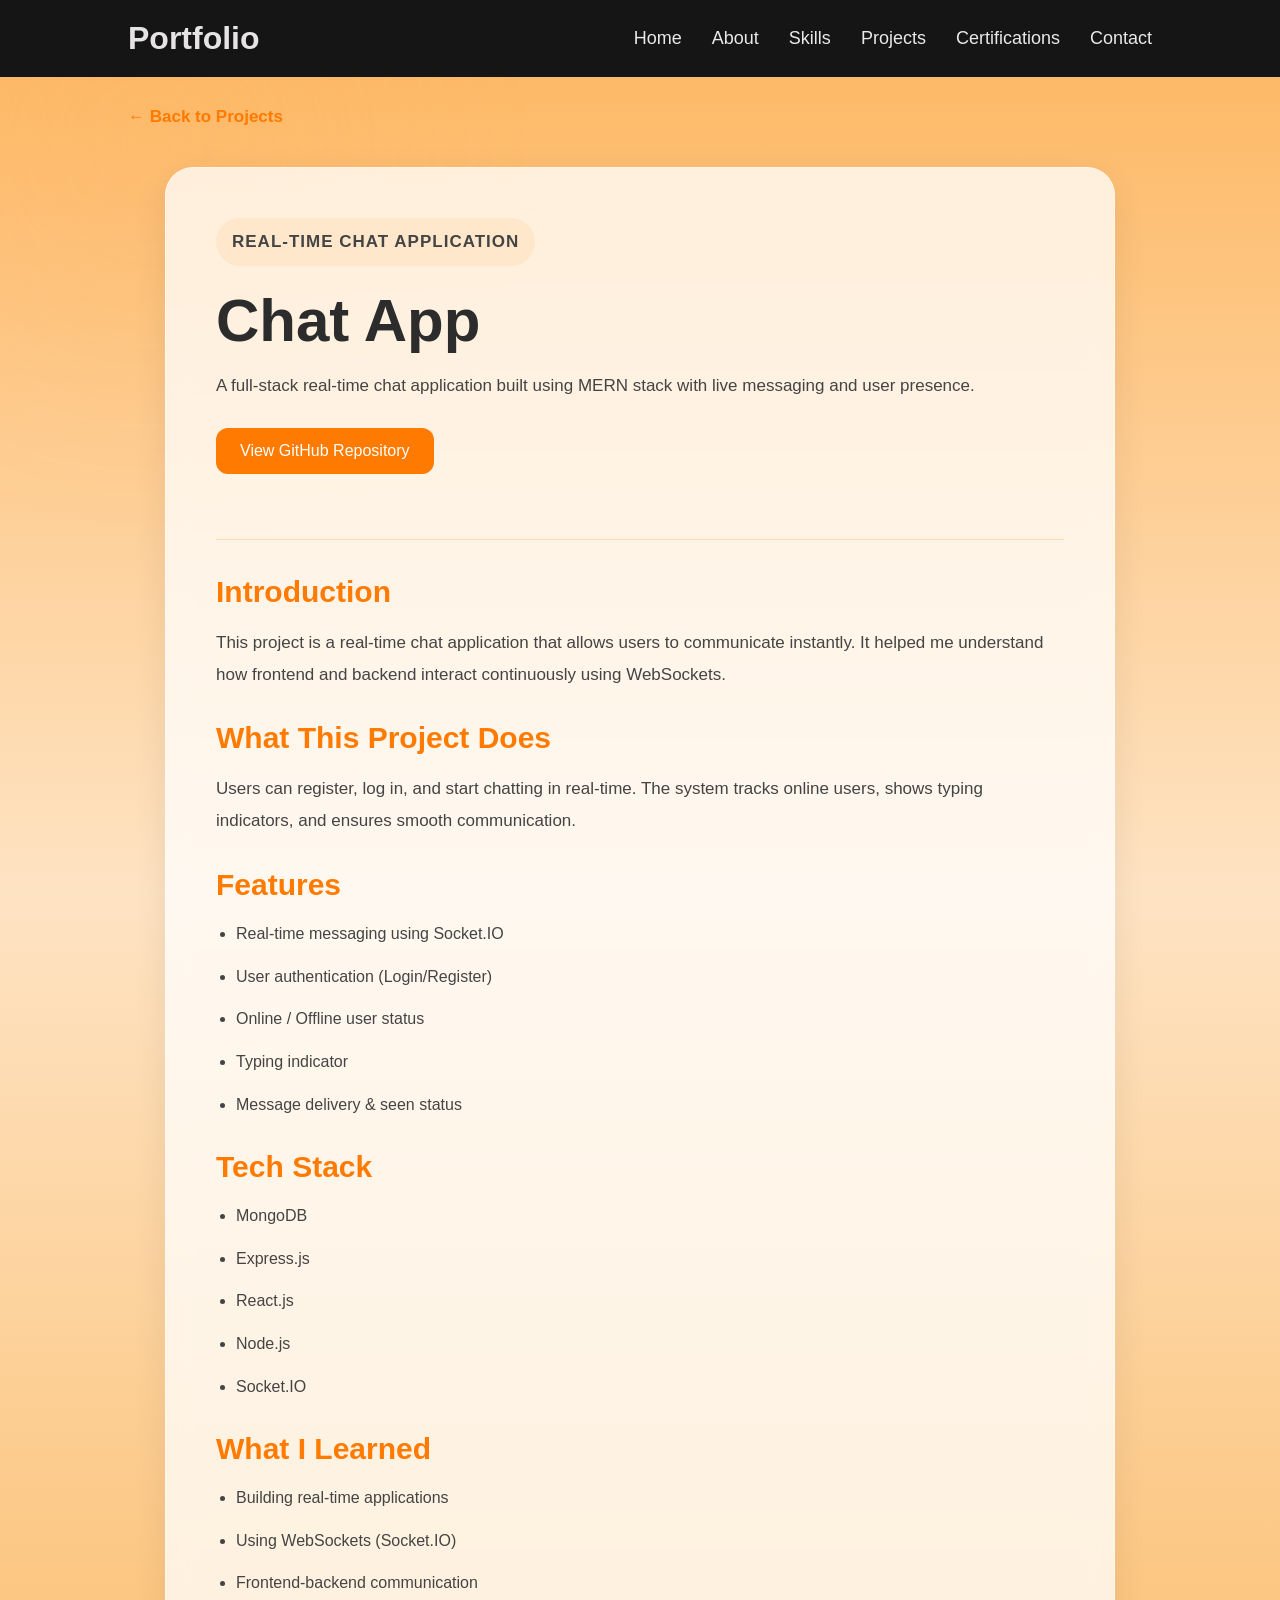
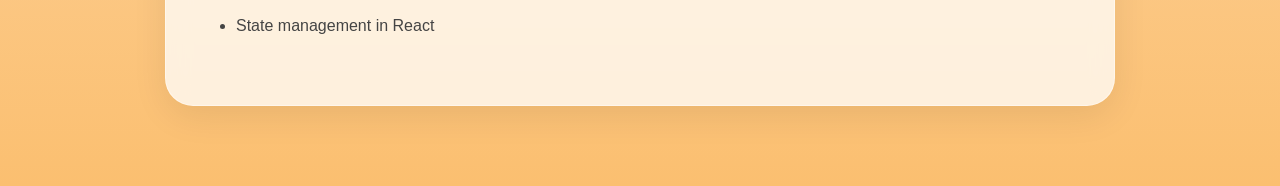
<file: chatapp.html>
<!DOCTYPE html>
<html lang="en">
<head>
    <meta charset="UTF-8">
    <title>Chat App</title>
    <link rel="stylesheet" href="style.css">
</head>

<body>
      <!-- NAVBAR -->
<nav class="navbar">
    <div class="logo">Portfolio</div>

    <ul class="nav-links">
       <li><a href="index.html#home">Home</a></li>

            <li><a href="index.html#about">About</a></li>

            <li><a href="index.html#skills">Skills</a></li>

            <li><a href="index.html#projects">Projects</a></li>

            <li><a href="index.html#certifications">Certifications</a></li>

            <li><a href="index.html#contact">Contact</a></li>
    </ul>
</nav>

<div class="back-link">
    <a href="index.html#projects">← Back to Projects</a>
</div>

<section class="project-wrapper">

    <div class="project-box">

        <p class="tag">REAL-TIME CHAT APPLICATION</p>

        <h1>Chat App</h1>

        <p class="subtitle">
            A full-stack real-time chat application built using MERN stack with live messaging and user presence.
        </p>

        <a href="https://github.com/Hamsa1016/Chat-app" target="_blank" class="repo-link">
            View GitHub Repository
        </a>

        <hr>

        <h2>Introduction</h2>
        <p>
            This project is a real-time chat application that allows users to communicate instantly.
            It helped me understand how frontend and backend interact continuously using WebSockets.
        </p>

        <h2>What This Project Does</h2>
        <p>
            Users can register, log in, and start chatting in real-time. The system tracks online users,
            shows typing indicators, and ensures smooth communication.
        </p>

        <h2>Features</h2>
        <ul>
            <li>Real-time messaging using Socket.IO</li>
            <li>User authentication (Login/Register)</li>
            <li>Online / Offline user status</li>
            <li>Typing indicator</li>
            <li>Message delivery & seen status</li>
        </ul>

        <h2>Tech Stack</h2>
        <ul>
            <li>MongoDB</li>
            <li>Express.js</li>
            <li>React.js</li>
            <li>Node.js</li>
            <li>Socket.IO</li>
        </ul>

        <h2>What I Learned</h2>
        <ul>
            <li>Building real-time applications</li>
            <li>Using WebSockets (Socket.IO)</li>
            <li>Frontend-backend communication</li>
            <li>State management in React</li>
        </ul>

    </div>

</section>

</body>
</html>
</file>
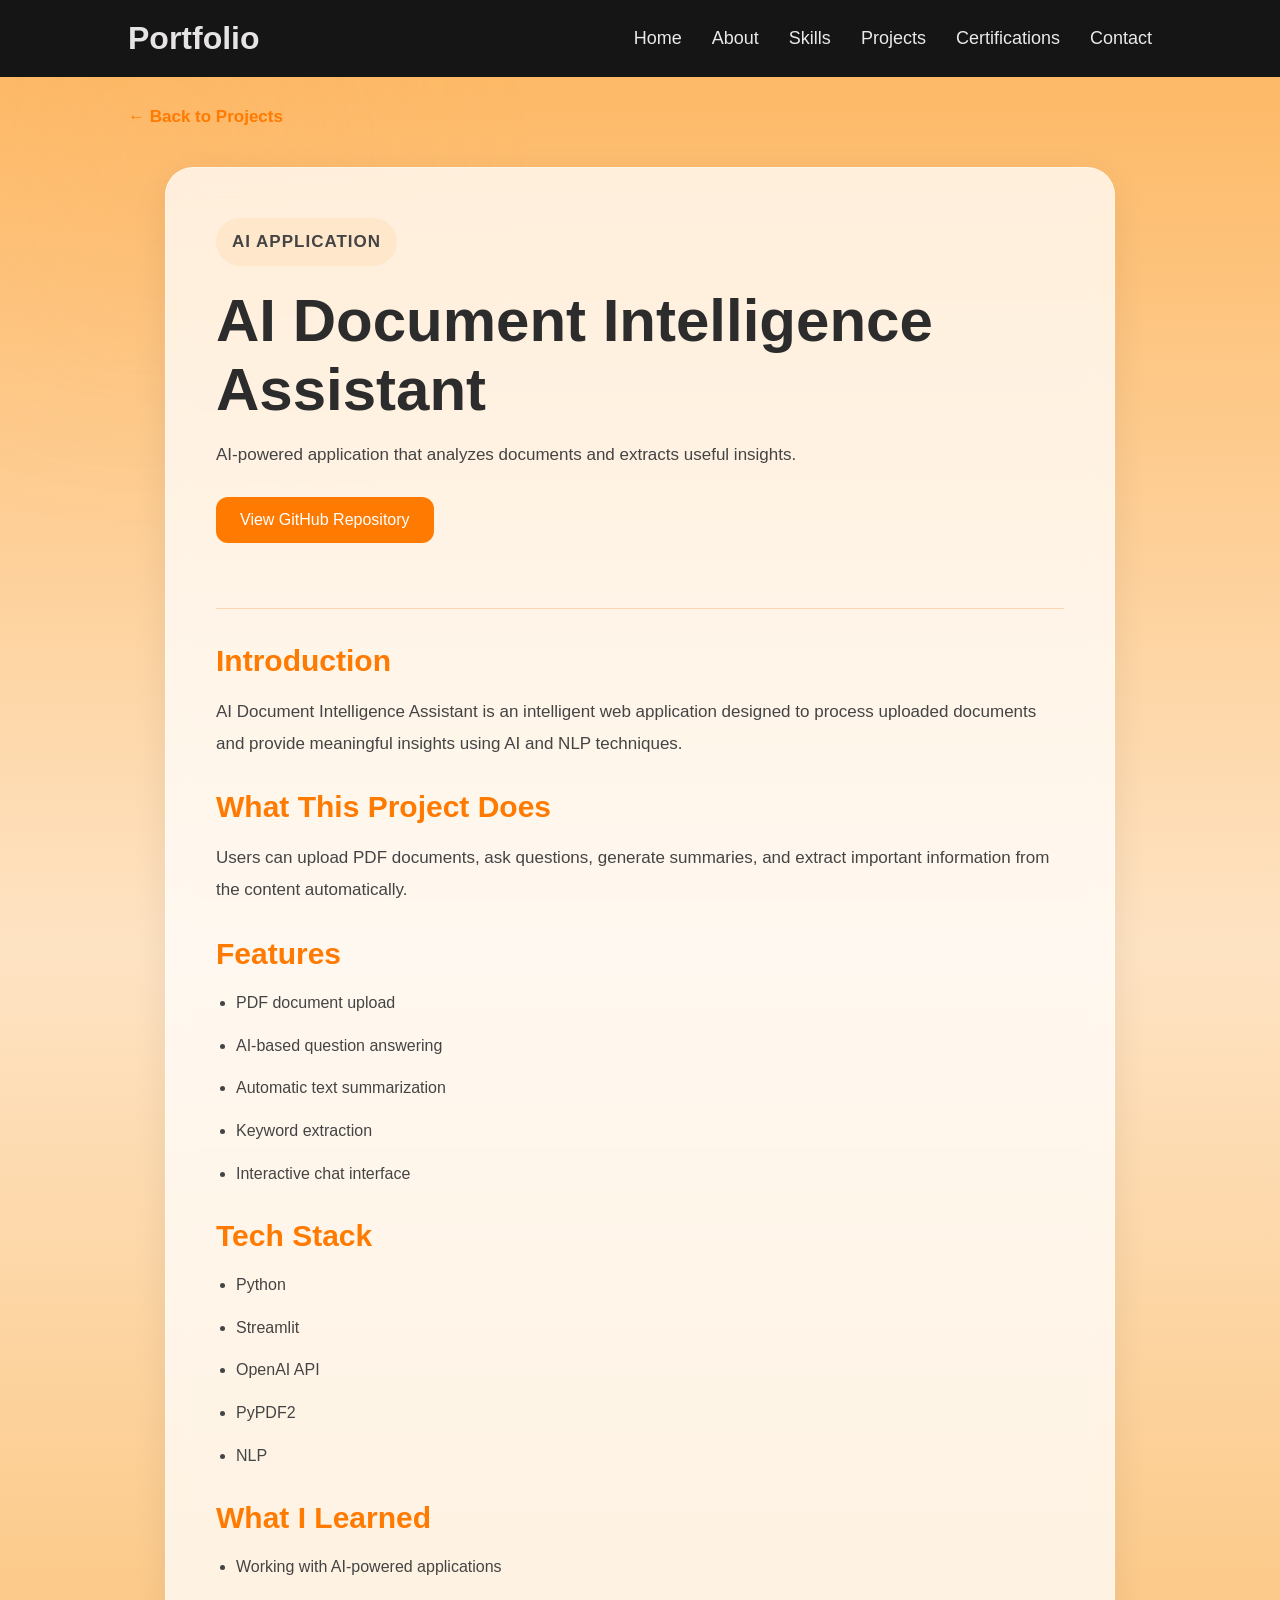
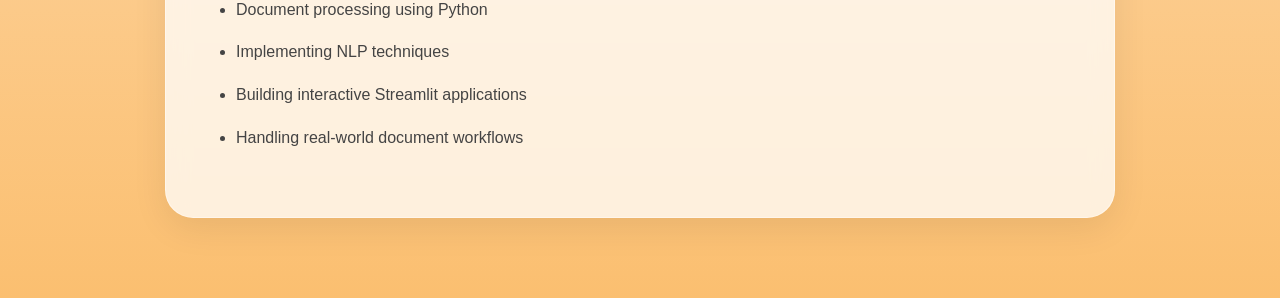
<file: documentassistant.html>
<!DOCTYPE html>
<html lang="en">
<head>
    <meta charset="UTF-8">
    <title>AI Document Intelligence Assistant</title>
    <link rel="stylesheet" href="style.css">
</head>

<body>

<!-- NAVBAR -->
<nav class="navbar">

    <div class="logo">Portfolio</div>

    <ul class="nav-links">

        <li><a href="index.html#home">Home</a></li>

        <li><a href="index.html#about">About</a></li>

        <li><a href="index.html#skills">Skills</a></li>

        <li><a href="index.html#projects">Projects</a></li>

        <li><a href="index.html#certifications">Certifications</a></li>

        <li><a href="index.html#contact">Contact</a></li>

    </ul>

</nav>

<div class="back-link">

    <a href="index.html#projects">← Back to Projects</a>

</div>

<section class="project-wrapper">

    <div class="project-box">

        <p class="tag">AI APPLICATION</p>

        <h1>AI Document Intelligence Assistant</h1>

        <p class="subtitle">
            AI-powered application that analyzes documents and extracts useful insights.
        </p>

        <a href="YOUR_GITHUB_LINK" target="_blank" class="repo-link">
            View GitHub Repository
        </a>

        <hr>

        <h2>Introduction</h2>

        <p>
            AI Document Intelligence Assistant is an intelligent web application designed
            to process uploaded documents and provide meaningful insights using AI and NLP techniques.
        </p>

        <h2>What This Project Does</h2>

        <p>
            Users can upload PDF documents, ask questions, generate summaries,
            and extract important information from the content automatically.
        </p>

        <h2>Features</h2>

        <ul>

            <li>PDF document upload</li>

            <li>AI-based question answering</li>

            <li>Automatic text summarization</li>

            <li>Keyword extraction</li>

            <li>Interactive chat interface</li>

        </ul>

        <h2>Tech Stack</h2>

        <ul>

            <li>Python</li>

            <li>Streamlit</li>

            <li>OpenAI API</li>

            <li>PyPDF2</li>

            <li>NLP</li>

        </ul>

        <h2>What I Learned</h2>

        <ul>

            <li>Working with AI-powered applications</li>

            <li>Document processing using Python</li>

            <li>Implementing NLP techniques</li>

            <li>Building interactive Streamlit applications</li>

            <li>Handling real-world document workflows</li>

        </ul>

    </div>

</section>

</body>
</html>
</file>
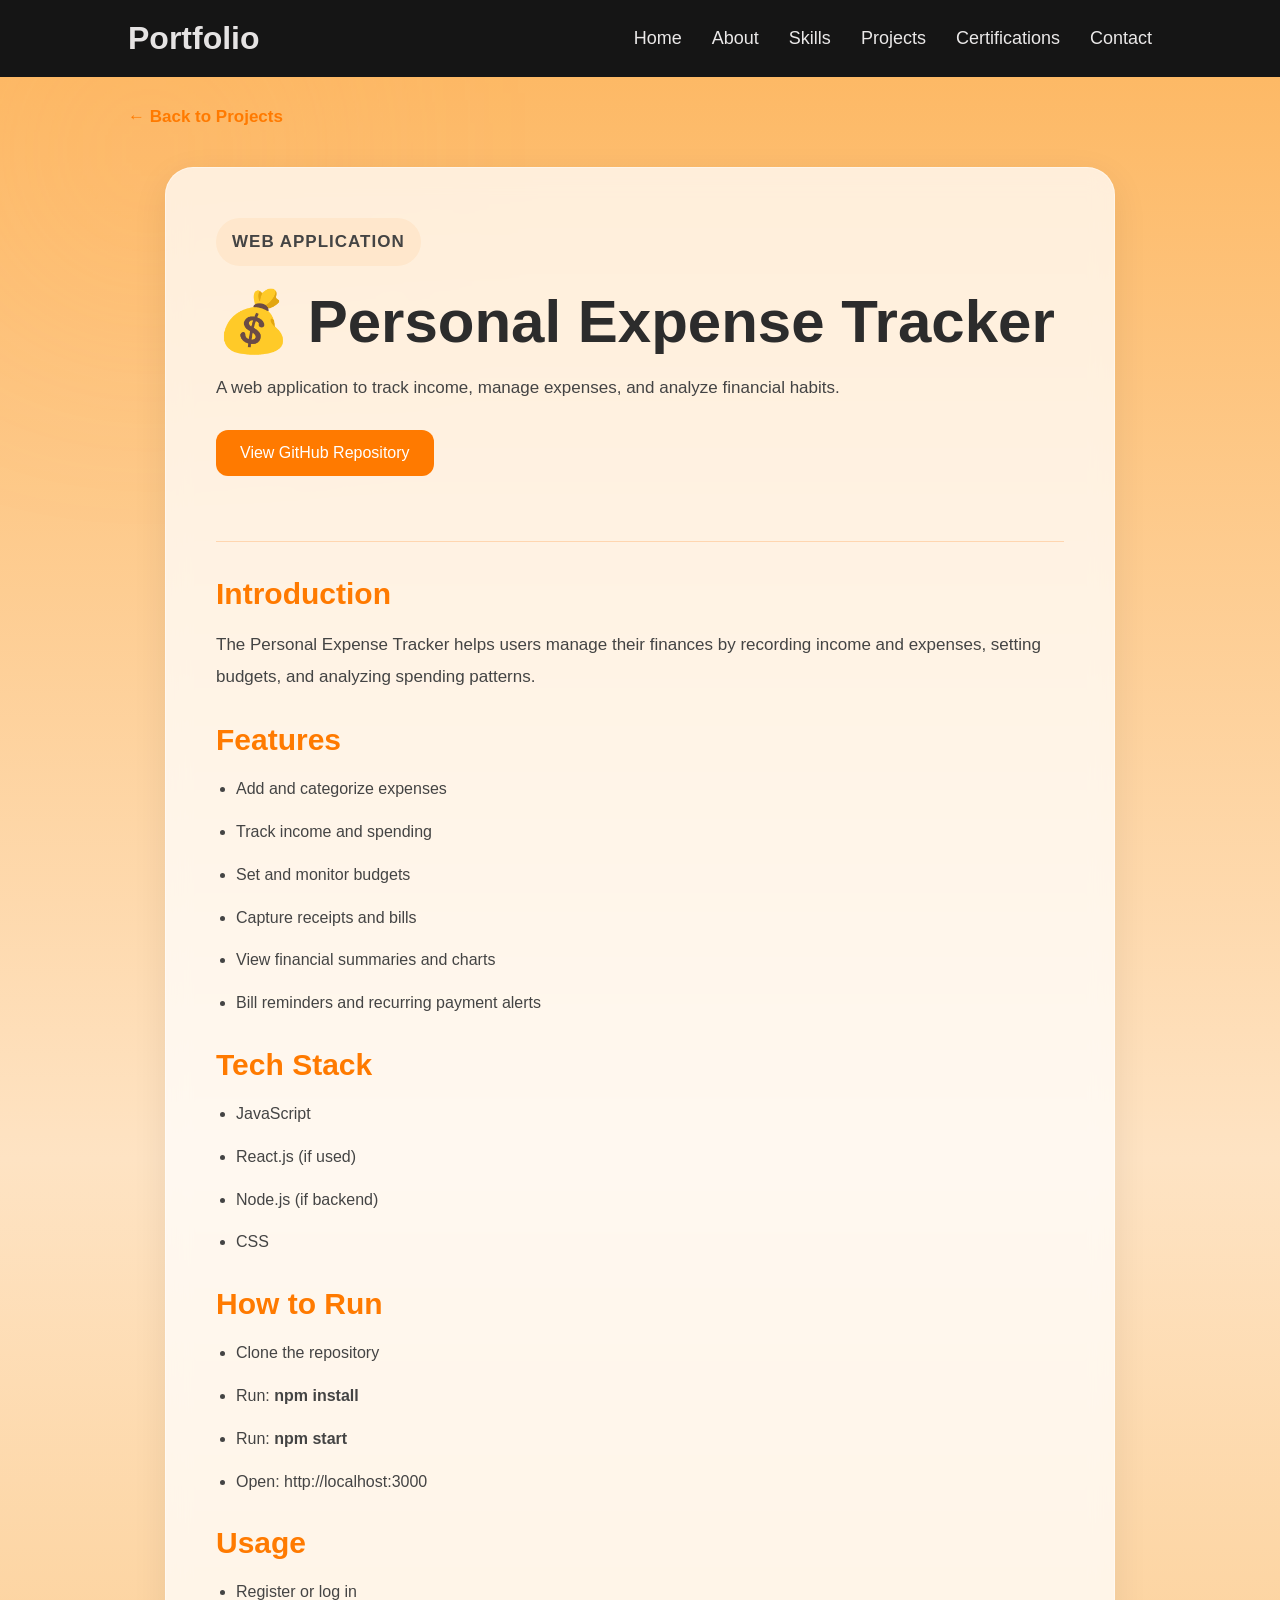
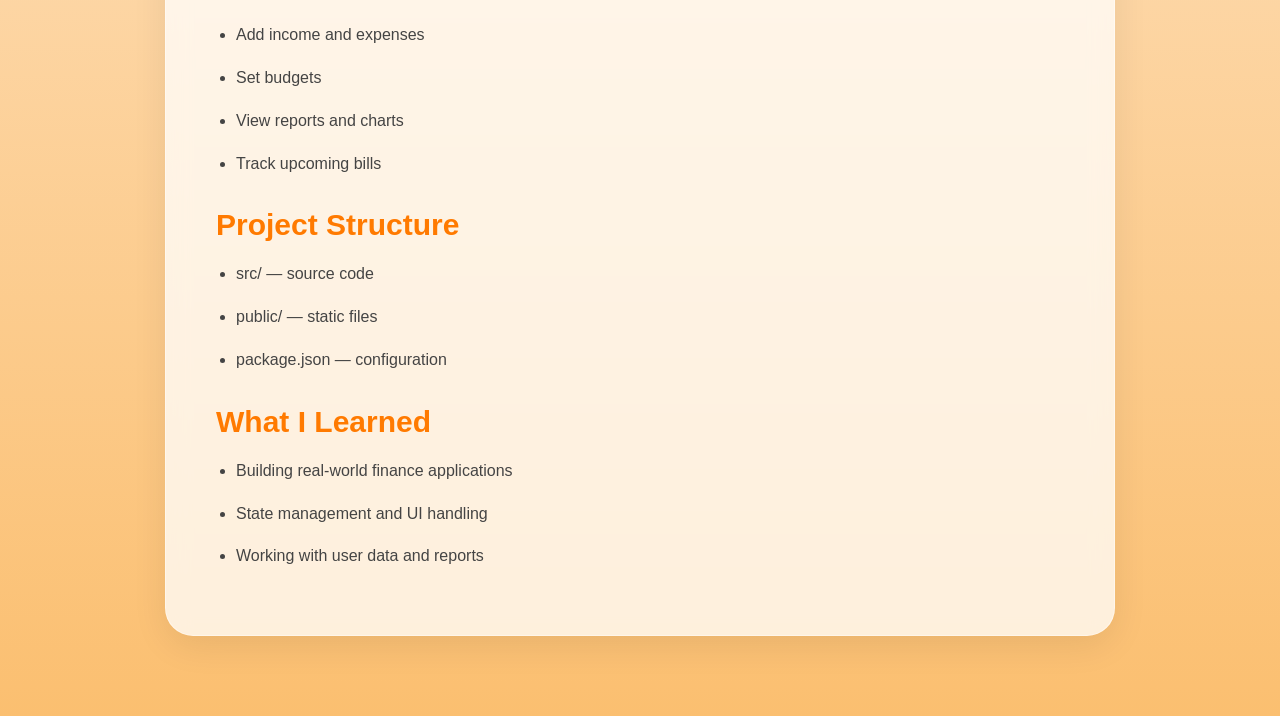
<file: expense.html>
<!DOCTYPE html>
<html lang="en">
<head>
    <meta charset="UTF-8">
    <title>Personal Expense Tracker</title>
    <link rel="stylesheet" href="style.css">
</head>

<body>

<!-- NAVBAR -->
<nav class="navbar">
    <div class="logo">Portfolio</div>

    <ul class="nav-links">
        <li><a href="index.html#home">Home</a></li>

            <li><a href="index.html#about">About</a></li>

            <li><a href="index.html#skills">Skills</a></li>

            <li><a href="index.html#projects">Projects</a></li>

            <li><a href="index.html#certifications">Certifications</a></li>

            <li><a href="index.html#contact">Contact</a></li>
    </ul>
</nav>

<!-- BACK -->
<div class="back-link">
    <a href="index.html#projects">← Back to Projects</a>
</div>

<section class="project-wrapper">

    <div class="project-box">

        <p class="tag">WEB APPLICATION</p>

        <h1>💰 Personal Expense Tracker</h1>

        <p class="subtitle">
            A web application to track income, manage expenses, and analyze financial habits.
        </p>

        <a href="https://github.com/Hamsa1016/Personal-Expense-Tracker" target="_blank" class="repo-link">
            View GitHub Repository
        </a>

        <hr>

        <!-- INTRO -->
        <h2>Introduction</h2>
        <p>
            The Personal Expense Tracker helps users manage their finances by recording income and expenses,
            setting budgets, and analyzing spending patterns.
        </p>

        <!-- FEATURES -->
        <h2>Features</h2>
        <ul>
            <li>Add and categorize expenses</li>
            <li>Track income and spending</li>
            <li>Set and monitor budgets</li>
            <li>Capture receipts and bills</li>
            <li>View financial summaries and charts</li>
            <li>Bill reminders and recurring payment alerts</li>
        </ul>

        <!-- TECH STACK -->
        <h2>Tech Stack</h2>
        <ul>
            <li>JavaScript</li>
            <li>React.js (if used)</li>
            <li>Node.js (if backend)</li>
            <li>CSS</li>
        </ul>

        <!-- HOW TO RUN -->
        <h2>How to Run</h2>
        <ul>
            <li>Clone the repository</li>
            <li>Run: <b>npm install</b></li>
            <li>Run: <b>npm start</b></li>
            <li>Open: http://localhost:3000</li>
        </ul>

        <!-- USAGE -->
        <h2>Usage</h2>
        <ul>
            <li>Register or log in</li>
            <li>Add income and expenses</li>
            <li>Set budgets</li>
            <li>View reports and charts</li>
            <li>Track upcoming bills</li>
        </ul>

        <!-- PROJECT STRUCTURE -->
        <h2>Project Structure</h2>
        <ul>
            <li>src/ — source code</li>
            <li>public/ — static files</li>
            <li>package.json — configuration</li>
        </ul>

        <!-- LEARNING -->
        <h2>What I Learned</h2>
        <ul>
            <li>Building real-world finance applications</li>
            <li>State management and UI handling</li>
            <li>Working with user data and reports</li>
        </ul>

    </div>

</section>

</body>
</html>
</file>
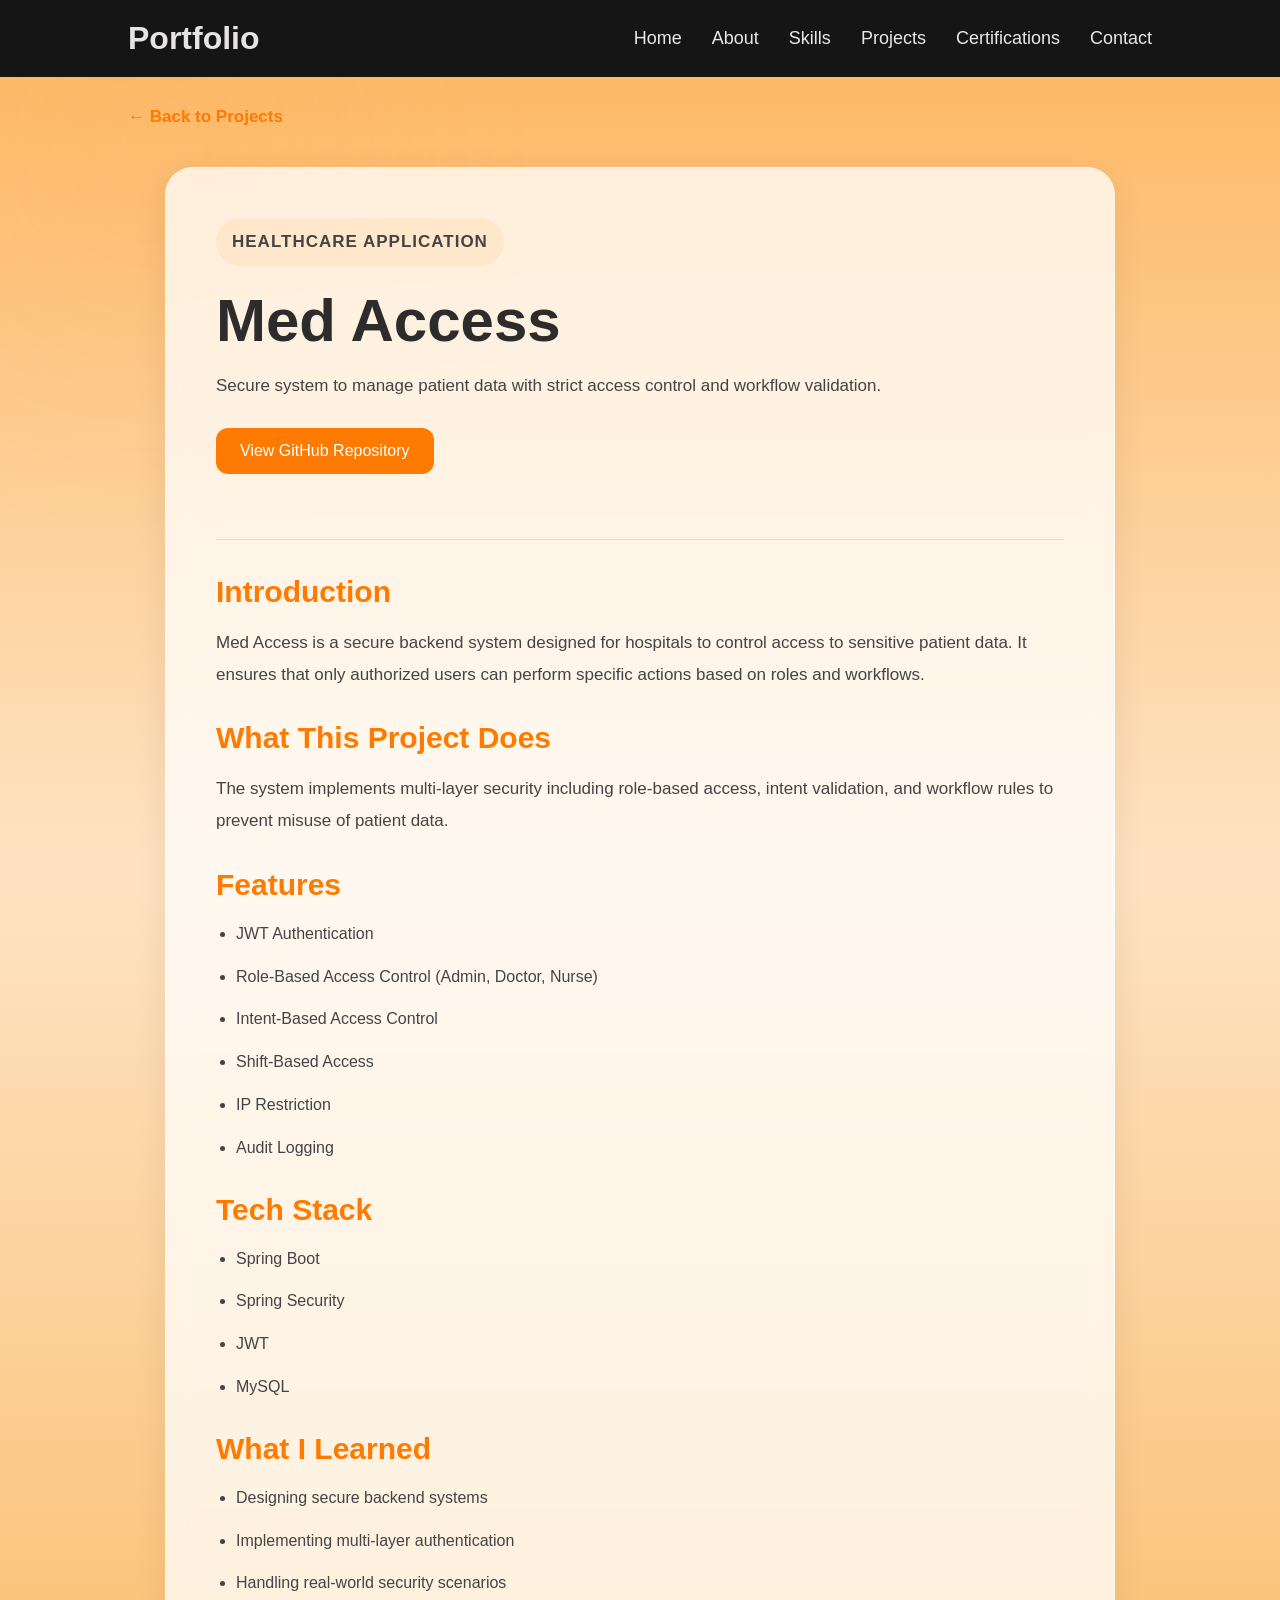
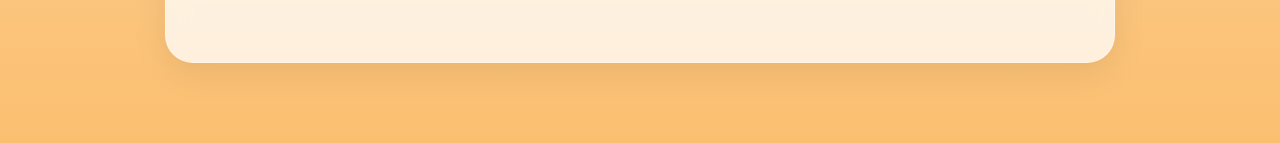
<file: medaccess.html>
<!DOCTYPE html>
<html lang="en">
<head>
    <meta charset="UTF-8">
    <title>Med Access</title>
    <link rel="stylesheet" href="style.css">
</head>

<body>
      <!-- NAVBAR -->
<nav class="navbar">
    <div class="logo">Portfolio</div>

    <ul class="nav-links">
        <li><a href="index.html#home">Home</a></li>

            <li><a href="index.html#about">About</a></li>

            <li><a href="index.html#skills">Skills</a></li>

            <li><a href="index.html#projects">Projects</a></li>

            <li><a href="index.html#certifications">Certifications</a></li>

            <li><a href="index.html#contact">Contact</a></li>
    </ul>
</nav>

<!-- BACK LINK -->
<div class="back-link">
    <a href="index.html#projects">← Back to Projects</a>
</div>

<section class="project-wrapper">

    <div class="project-box">

        <p class="tag">HEALTHCARE APPLICATION</p>

        <h1>Med Access</h1>

        <p class="subtitle">
            Secure system to manage patient data with strict access control and workflow validation.
        </p>

        <a href="https://github.com/your-repo-link" class="repo-link">View GitHub Repository</a>

        <hr>

        <!-- SECTION -->
        <h2>Introduction</h2>
        <p>
            Med Access is a secure backend system designed for hospitals to control access 
            to sensitive patient data. It ensures that only authorized users can perform 
            specific actions based on roles and workflows.
        </p>

        <!-- SECTION -->
        <h2>What This Project Does</h2>
        <p>
            The system implements multi-layer security including role-based access,
            intent validation, and workflow rules to prevent misuse of patient data.
        </p>

        <!-- SECTION -->
        <h2>Features</h2>
        <ul>
            <li>JWT Authentication</li>
            <li>Role-Based Access Control (Admin, Doctor, Nurse)</li>
            <li>Intent-Based Access Control</li>
            <li>Shift-Based Access</li>
            <li>IP Restriction</li>
            <li>Audit Logging</li>
        </ul>

        <!-- SECTION -->
        <h2>Tech Stack</h2>
        <ul>
            <li>Spring Boot</li>
            <li>Spring Security</li>
            <li>JWT</li>
            <li>MySQL</li>
        </ul>

        <!-- SECTION -->
        <h2>What I Learned</h2>
        <ul>
            <li>Designing secure backend systems</li>
            <li>Implementing multi-layer authentication</li>
            <li>Handling real-world security scenarios</li>
        </ul>

    </div>

</section>

</body>
</html>
</file>
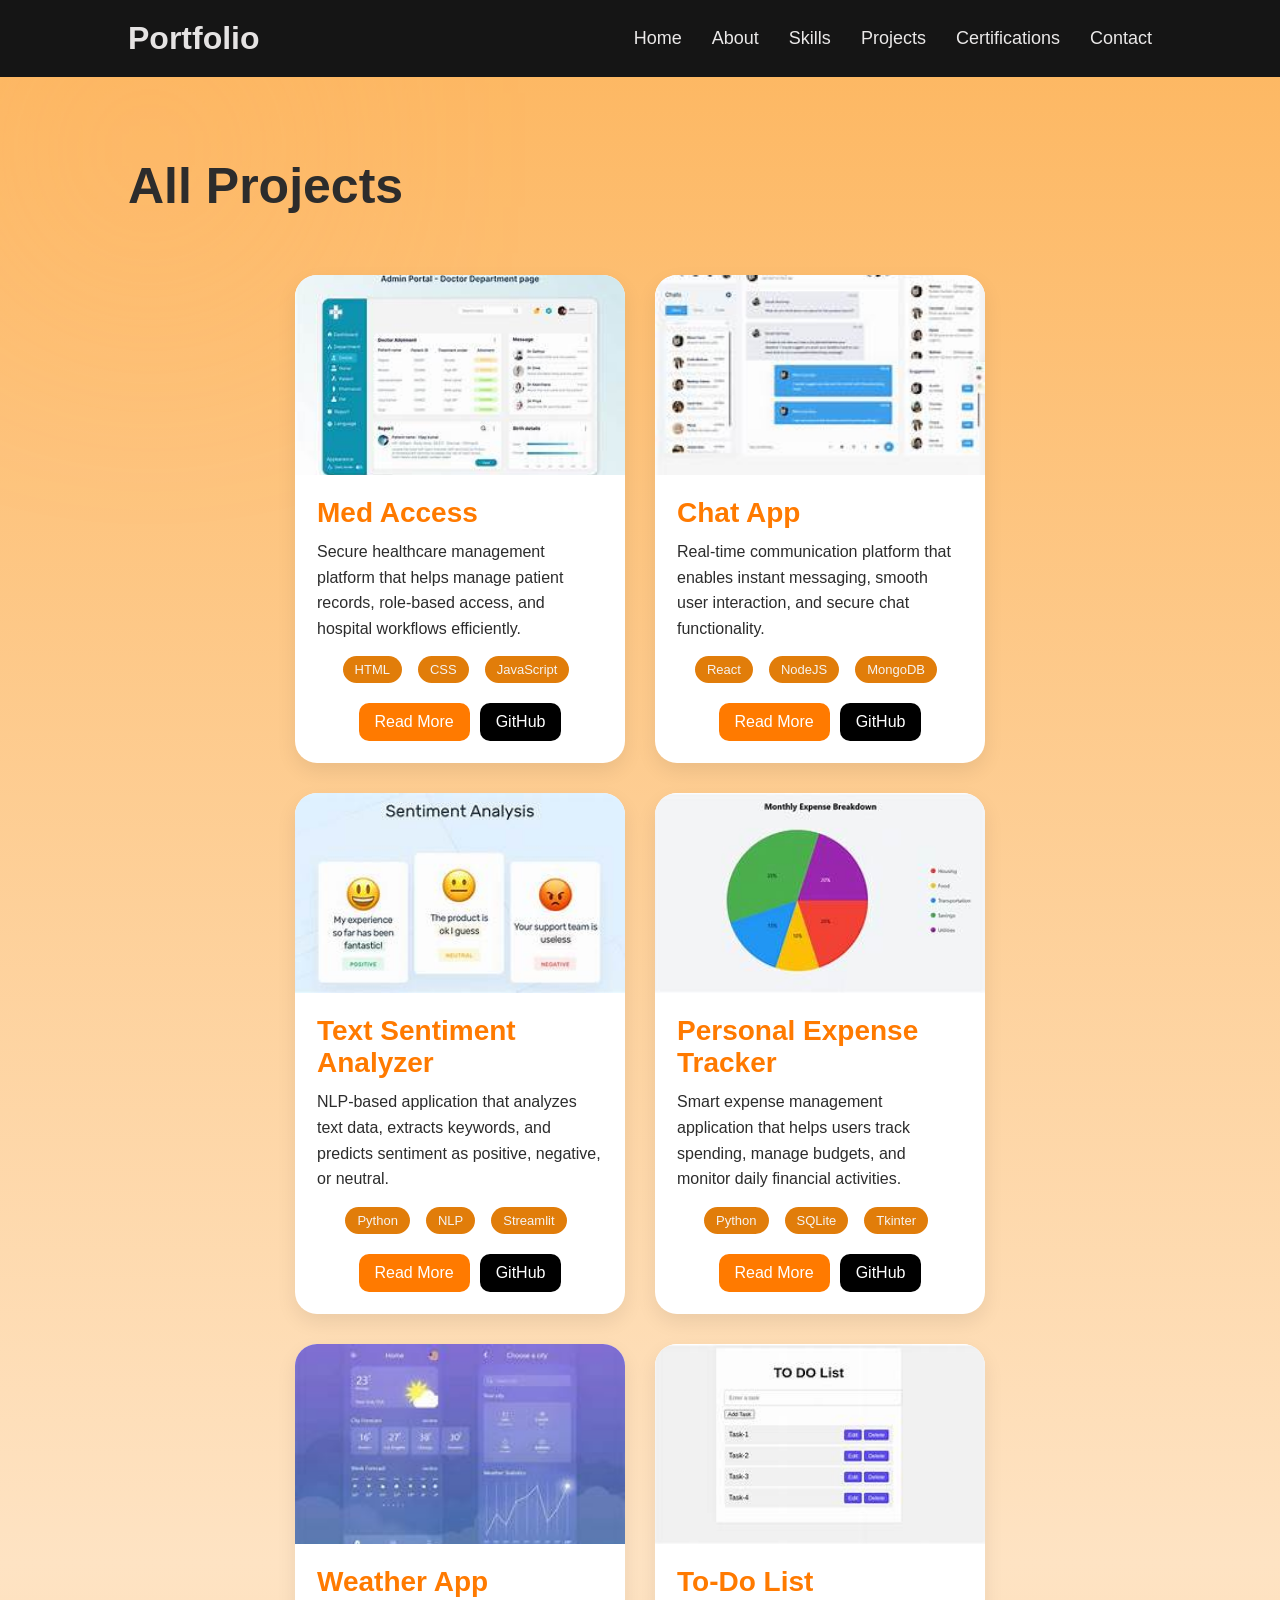
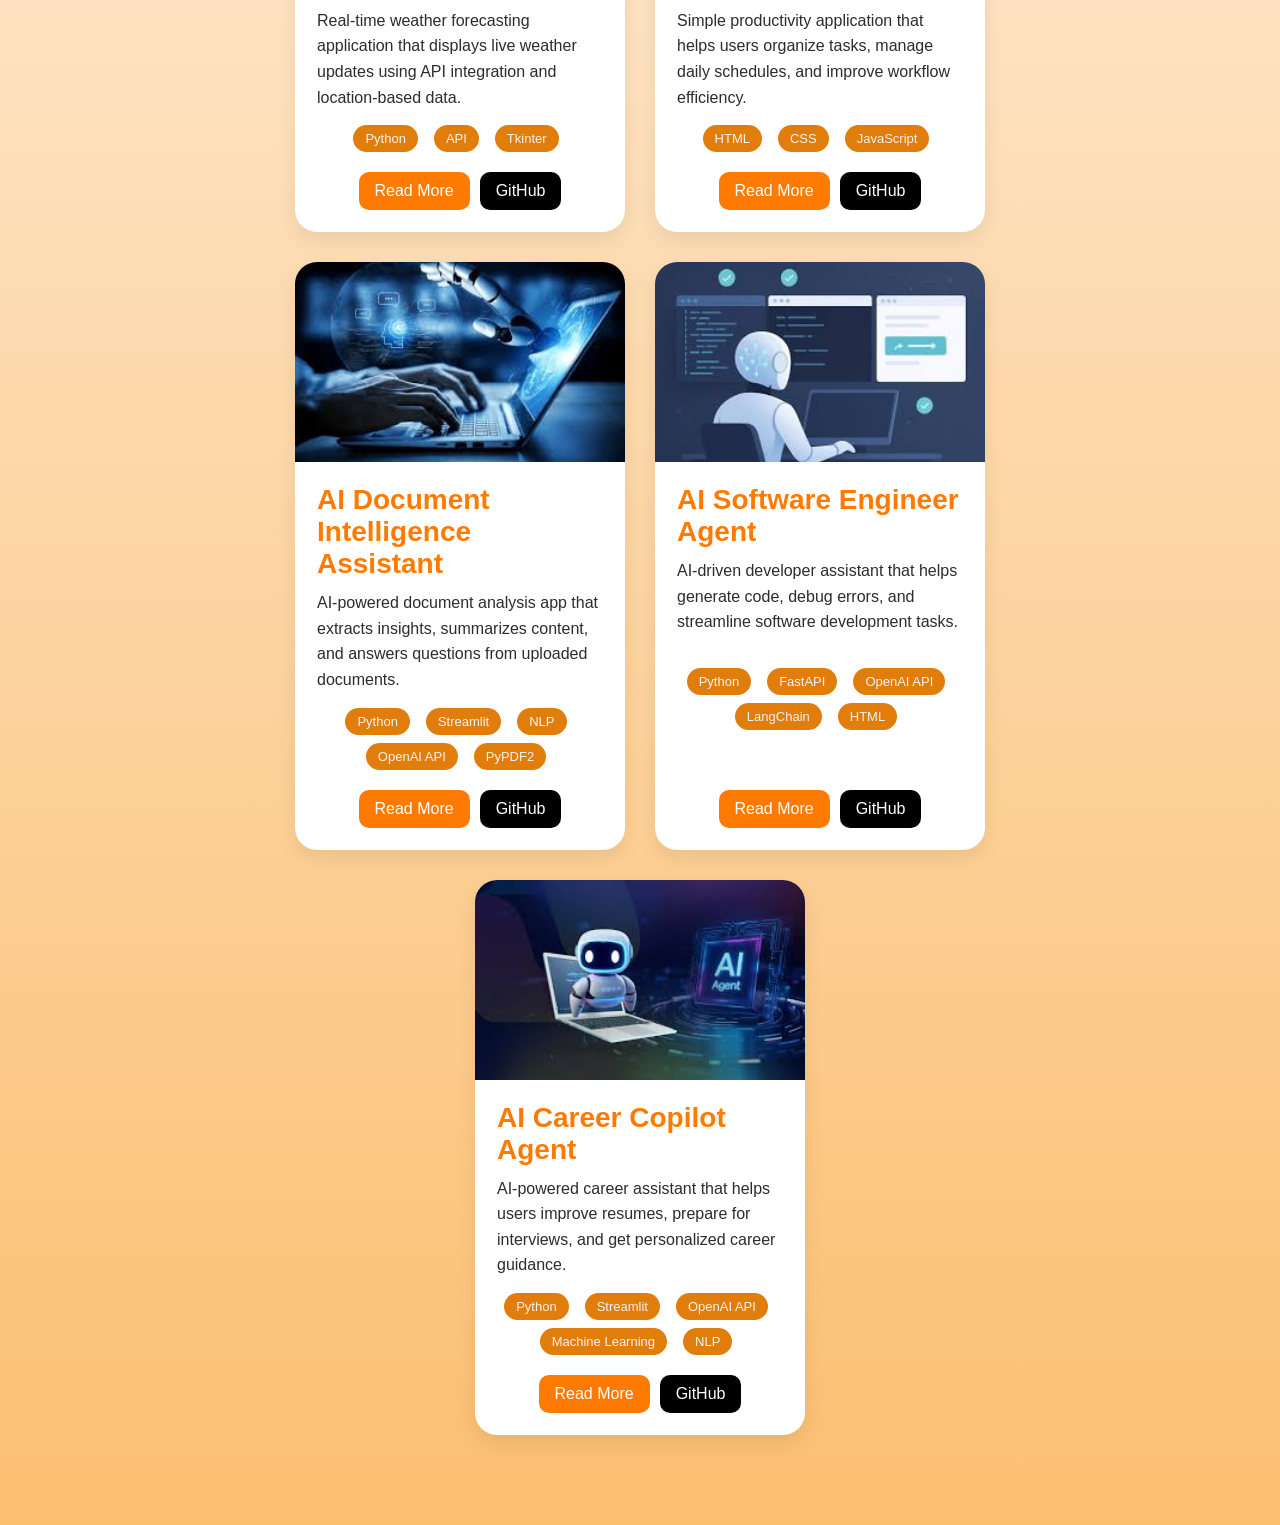
<file: projects.html>
<!DOCTYPE html>
<html lang="en">
<head>
    <title>All Projects</title>
    <link rel="stylesheet" href="style.css">
</head>

<body>
    <!-- NAVBAR -->
<nav class="navbar">
    <div class="logo">Portfolio</div>

    <ul class="nav-links">
        <li><a href="index.html#home">Home</a></li>

            <li><a href="index.html#about">About</a></li>

            <li><a href="index.html#skills">Skills</a></li>

            <li><a href="index.html#projects">Projects</a></li>

            <li><a href="index.html#certifications">Certifications</a></li>

            <li><a href="index.html#contact">Contact</a></li>
    </ul>
</nav>

<section class="projects">

    <h2 class="projects-heading">All Projects</h2>

    <div class="projects-container">

         <!-- PROJECT 1 -->
            <div class="project-card">

                <img src="assets/images/project1.jpg" alt="project">

                <div class="project-content">

                    <h3>Med Access</h3>

                    <p>
                        Secure healthcare management platform that helps manage patient records, role-based access, and hospital workflows efficiently.
                    </p>

                    <div class="tech-stack">

                        <span>HTML</span>
                        <span>CSS</span>
                        <span>JavaScript</span>

                    </div>

                    <div class="project-buttons">

                        <a href="medaccess.html">Read More</a>

                        <a href="https://github.com/Hamsa1016/Secure-Healthcare-Access-Control-system"
                            target="_blank"
                            class="github">
                            GitHub
                        </a>

                    </div>

                </div>

            </div>

            <!-- PROJECT 2 -->
            <div class="project-card">

                <img src="assets/images/project2.jpg" alt="project">

                <div class="project-content">

                    <h3>Chat App</h3>

                    <p>
                        Real-time communication platform that enables instant messaging, smooth user interaction, and secure chat functionality.
</p>
                    <div class="tech-stack">

                        <span>React</span>
                        <span>NodeJS</span>
                        <span>MongoDB</span>

                    </div>

                    <div class="project-buttons">

                        <a href="chatapp.html">Read More</a>

                        <a href="https://github.com/Hamsa1016/Chat-app"
                            target="_blank"
                            class="github">
                            GitHub
                        </a>

                    </div>

                </div>

            </div>

            <!-- PROJECT 3 -->
            <div class="project-card">

                <img src="assets/images/project3.jpg" alt="project">

                <div class="project-content">

                    <h3>Text Sentiment Analyzer</h3>

                    <p>
                         NLP-based application that analyzes text data, extracts keywords, and predicts sentiment as positive, negative, or neutral.
                    </p>

                    <div class="tech-stack">

                        <span>Python</span>
                        <span>NLP</span>
                        <span>Streamlit</span>

                    </div>

                    <div class="project-buttons">

                        <a href="textapp.html">Read More</a>

                        <a href="https://github.com/Hamsa1016/text-analyzer-app"
                            target="_blank"
                            class="github">
                            GitHub
                        </a>

                    </div>

                </div>

            </div>

            <!-- PROJECT 4 -->
            <div class="project-card">

                <img src="assets/images/project4.jpg" alt="project">

                <div class="project-content">

                    <h3>Personal Expense Tracker</h3>

                    <p>
                        Smart expense management application that helps users track spending, manage budgets, and monitor daily financial activities.
                    </p>

                    <div class="tech-stack">

                        <span>Python</span>
                        <span>SQLite</span>
                        <span>Tkinter</span>

                    </div>

                    <div class="project-buttons">

                        <a href="expense.html">Read More</a>

                        <a href="https://github.com/Hamsa1016/Personal-Expense-Tracker"
                            target="_blank"
                            class="github">
                            GitHub
                        </a>

                    </div>

                </div>

            </div>

            <!-- PROJECT 5 -->
            <div class="project-card">

                <img src="assets/images/project5.jpg" alt="project">

                <div class="project-content">

                    <h3>Weather App</h3>

                    <p>
                        Real-time weather forecasting application that displays live weather updates using API integration and location-based data.
                    </p>

                    <div class="tech-stack">

                        <span>Python</span>
                        <span>API</span>
                        <span>Tkinter</span>

                    </div>

                    <div class="project-buttons">

                        <a href="weatherapp.html">Read More</a>

                        <a href="https://github.com/Hamsa1016/weather-app"
                            target="_blank"
                            class="github">
                            GitHub
                        </a>

                    </div>

                </div>

            </div>

            <!-- PROJECT 6 -->
            <div class="project-card">

                <img src="assets/images/project6.jpg" alt="project">

                <div class="project-content">

                    <h3>To-Do List</h3>

                    <p>
                        Simple productivity application that helps users organize tasks, manage daily schedules, and improve workflow efficiency.
                    </p>

                    <div class="tech-stack">

                        <span>HTML</span>
                        <span>CSS</span>
                        <span>JavaScript</span>

                    </div>

                    <div class="project-buttons">

                        <a href="todoapp.html">Read More</a>

                        <a href="https://github.com/Hamsa1016/To-Do-List"
                            target="_blank"
                            class="github">
                            GitHub
                        </a>

                    </div>

                </div>

            </div>

     <!-- PROJECT 7 -->
            <div class="project-card">

                <img src="assets/images/project7.jpg" alt="project">

                <div class="project-content">

                    <h3>AI Document Intelligence Assistant</h3>

                    <p>
                        AI-powered document analysis app that extracts insights, summarizes content, and answers questions from uploaded documents.
                    </p>

                        <div class="tech-stack">

                            <span>Python</span>
                            <span>Streamlit</span>
                            <span>NLP</span>
                            <span>OpenAI API</span>
                            <span>PyPDF2</span>

                        </div>

                    <div class="project-buttons">

                        <a href="documentassistant.html">Read More</a>

                        <a href="https://github.com/Hamsa1016/AI-Document-Intelligence-Assistant"
                            target="_blank"
                            class="github">
                            GitHub
                        </a>

                    </div>

                </div>

            </div>


         <!-- PROJECT 8 -->
            <div class="project-card">

                <img src="assets/images/project8.jpg" alt="project">

                <div class="project-content">

                    <h3>AI Software Engineer Agent</h3>

                    <p>
                        AI-driven developer assistant that helps generate code, debug errors, and streamline software development tasks.
                    </p>

                            <div class="tech-stack">

                                <span>Python</span>
                                <span>FastAPI</span>
                                <span>OpenAI API</span>
                                <span>LangChain</span>
                                <span>HTML</span>

                            </div>

                    <div class="project-buttons">

                        <a href="softwareagent.html">Read More</a>

                        <a href="https://github.com/Hamsa1016/ai-software-engineer-agent"
                            target="_blank"
                            class="github">
                            GitHub
                        </a>

                    </div>

                </div>

            </div>

        <!-- PROJECT 9 -->
            <div class="project-card">

                <img src="assets/images/project9.jpg" alt="project">

                <div class="project-content">

                    <h3>AI Career Copilot Agent</h3>

                    <p>
                        AI-powered career assistant that helps users improve resumes, prepare for interviews, and get personalized career guidance.
                    </p>

                    <div class="tech-stack">

                            <span>Python</span>
                            <span>Streamlit</span>
                            <span>OpenAI API</span>
                            <span>Machine Learning</span>
                            <span>NLP</span>

                        </div>

                    <div class="project-buttons">

                        <a href="careercopilot.html">Read More</a>

                        <a href="https://github.com/Hamsa1016/AI_Career_Copilot_Agent"
                            target="_blank"
                            class="github">
                            GitHub
                        </a>

                    </div>

                </div>

            </div>

</section>

</body>
</html>
</file>
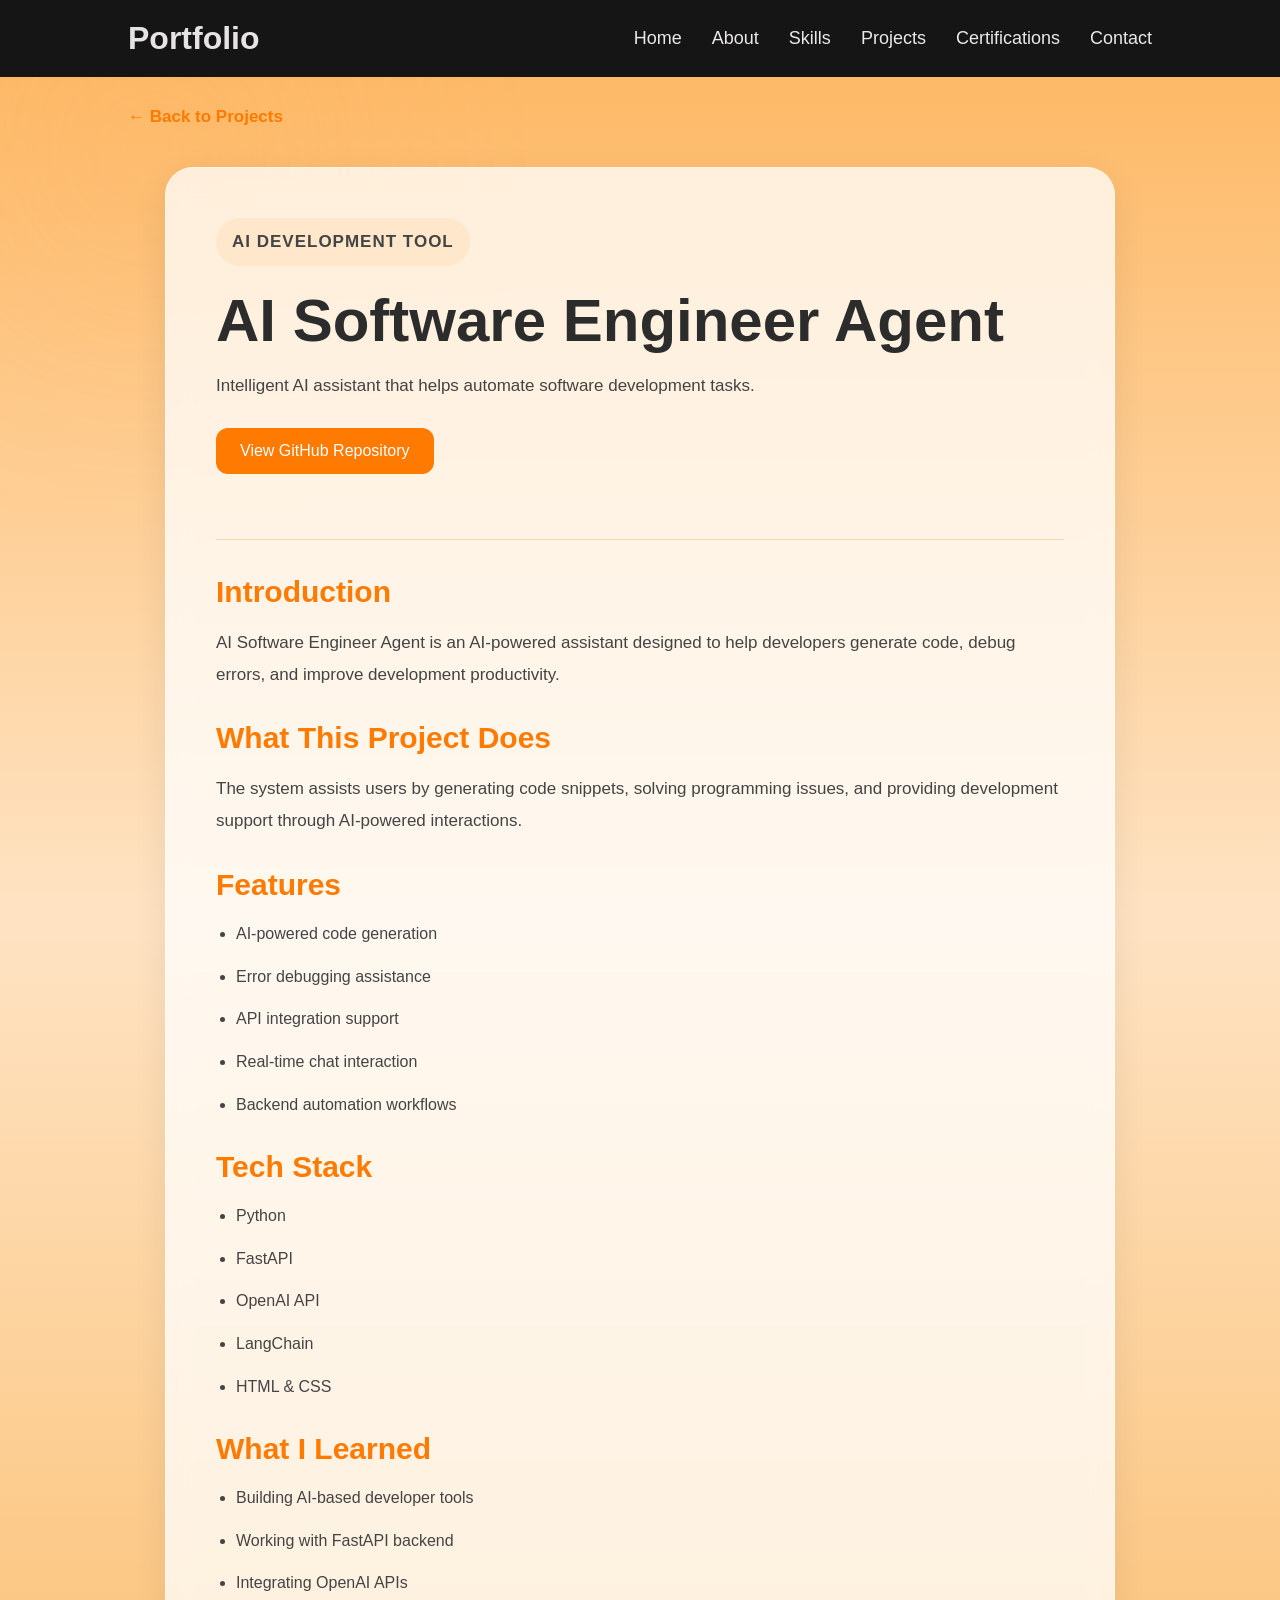
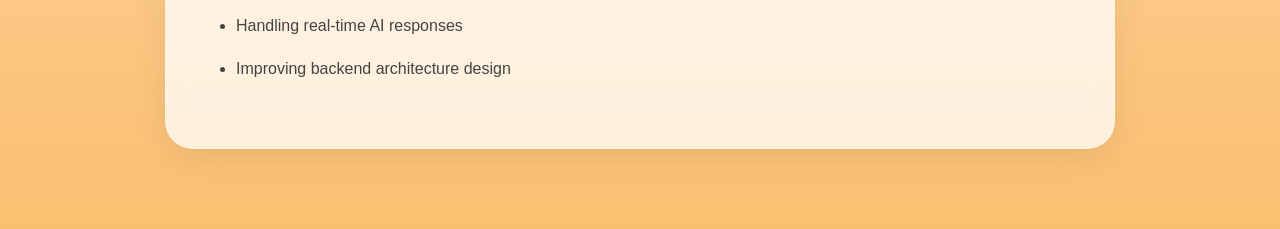
<file: softwareagent.html>
<!DOCTYPE html>
<html lang="en">
<head>
    <meta charset="UTF-8">
    <title>AI Software Engineer Agent</title>
    <link rel="stylesheet" href="style.css">
</head>

<body>

<!-- NAVBAR -->
<nav class="navbar">

    <div class="logo">Portfolio</div>

    <ul class="nav-links">

        <li><a href="index.html#home">Home</a></li>

        <li><a href="index.html#about">About</a></li>

        <li><a href="index.html#skills">Skills</a></li>

        <li><a href="index.html#projects">Projects</a></li>

        <li><a href="index.html#certifications">Certifications</a></li>

        <li><a href="index.html#contact">Contact</a></li>

    </ul>

</nav>

<div class="back-link">

    <a href="index.html#projects">← Back to Projects</a>

</div>

<section class="project-wrapper">

    <div class="project-box">

        <p class="tag">AI DEVELOPMENT TOOL</p>

        <h1>AI Software Engineer Agent</h1>

        <p class="subtitle">
            Intelligent AI assistant that helps automate software development tasks.
        </p>

        <a href="YOUR_GITHUB_LINK" target="_blank" class="repo-link">
            View GitHub Repository
        </a>

        <hr>

        <h2>Introduction</h2>

        <p>
            AI Software Engineer Agent is an AI-powered assistant designed to help developers
            generate code, debug errors, and improve development productivity.
        </p>

        <h2>What This Project Does</h2>

        <p>
            The system assists users by generating code snippets, solving programming issues,
            and providing development support through AI-powered interactions.
        </p>

        <h2>Features</h2>

        <ul>

            <li>AI-powered code generation</li>

            <li>Error debugging assistance</li>

            <li>API integration support</li>

            <li>Real-time chat interaction</li>

            <li>Backend automation workflows</li>

        </ul>

        <h2>Tech Stack</h2>

        <ul>

            <li>Python</li>

            <li>FastAPI</li>

            <li>OpenAI API</li>

            <li>LangChain</li>

            <li>HTML & CSS</li>

        </ul>

        <h2>What I Learned</h2>

        <ul>

            <li>Building AI-based developer tools</li>

            <li>Working with FastAPI backend</li>

            <li>Integrating OpenAI APIs</li>

            <li>Handling real-time AI responses</li>

            <li>Improving backend architecture design</li>

        </ul>

    </div>

</section>

</body>
</html>
</file>
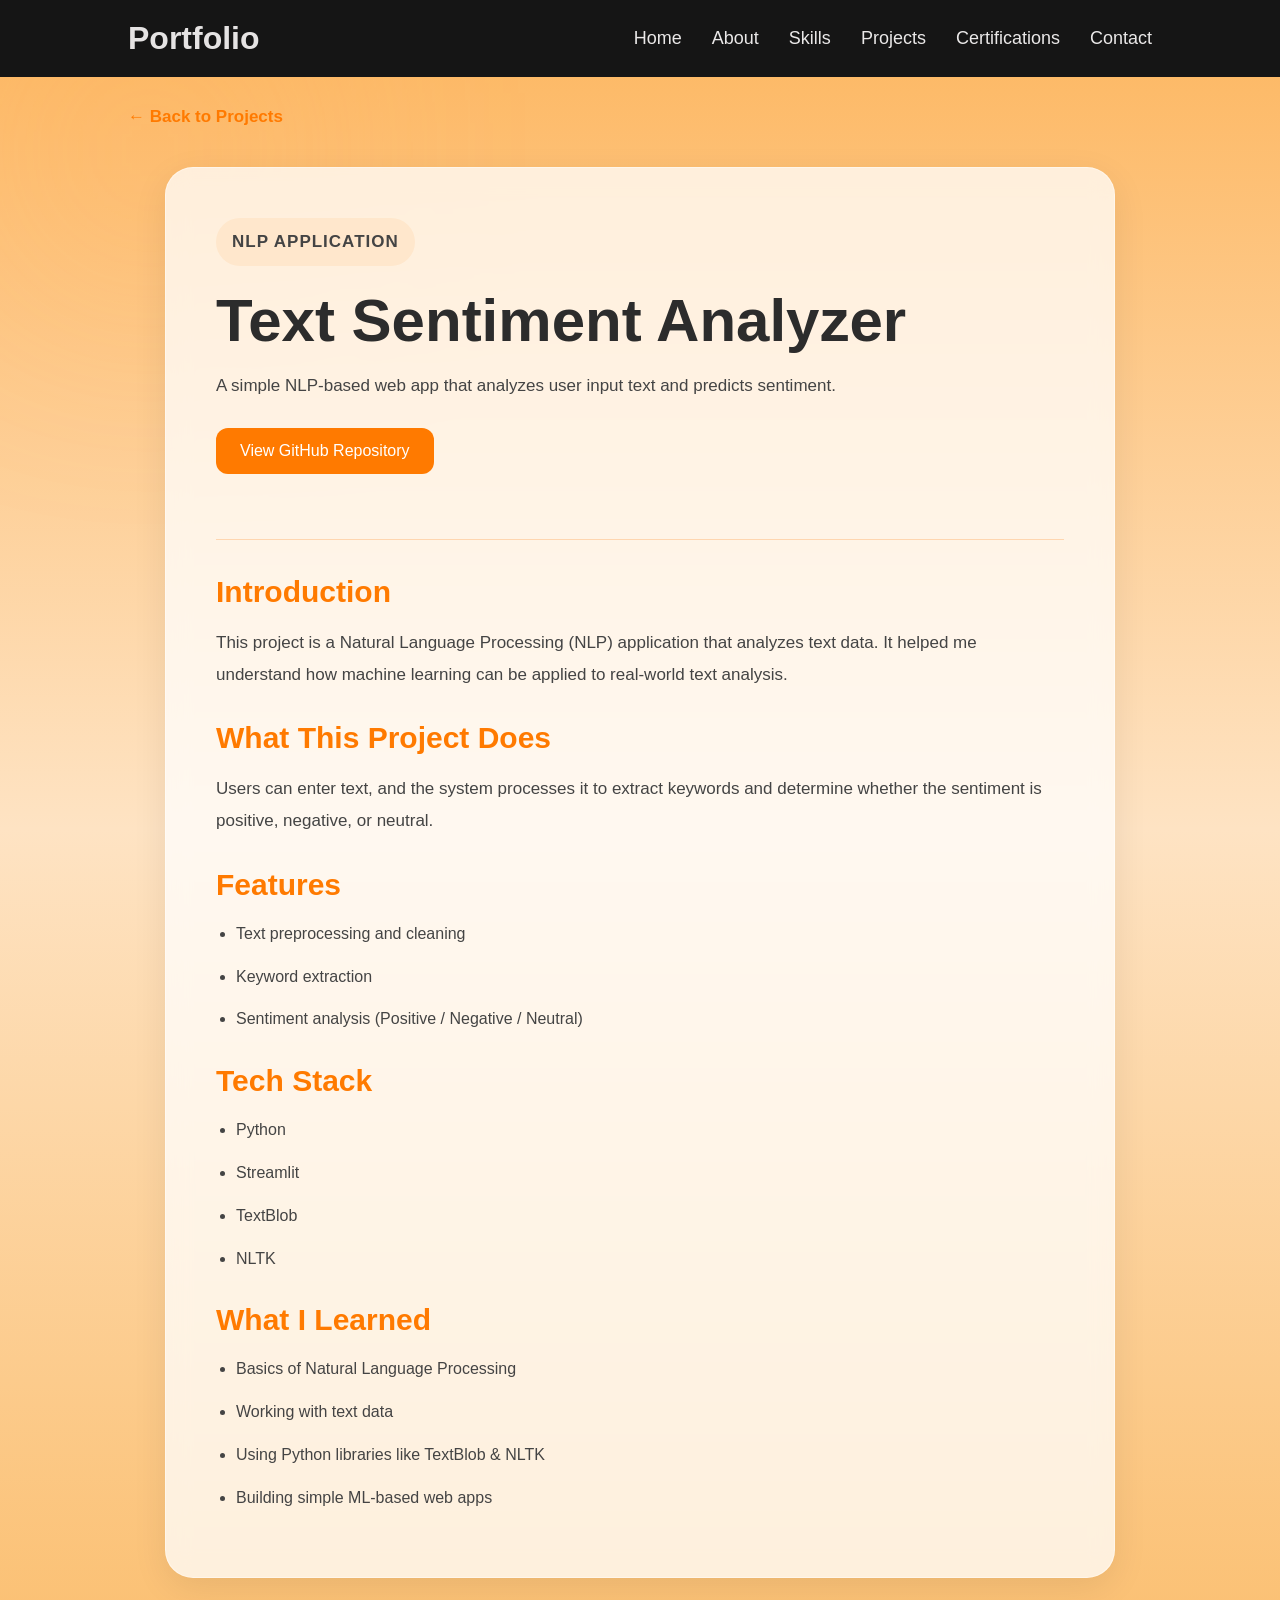
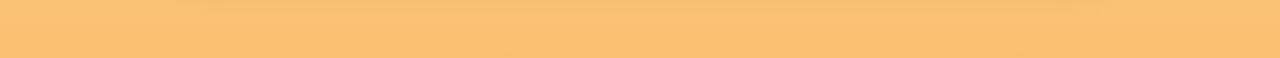
<file: textapp.html>
<!DOCTYPE html>
<html lang="en">
<head>
    <meta charset="UTF-8">
    <title>Text Analyzer</title>
    <link rel="stylesheet" href="style.css">
</head>

<body>
  <!-- NAVBAR -->
<nav class="navbar">
    <div class="logo">Portfolio</div>

    <ul class="nav-links">
       <li><a href="index.html#home">Home</a></li>

            <li><a href="index.html#about">About</a></li>

            <li><a href="index.html#skills">Skills</a></li>

            <li><a href="index.html#projects">Projects</a></li>

            <li><a href="index.html#certifications">Certifications</a></li>

            <li><a href="index.html#contact">Contact</a></li>
    </ul>
</nav>
<div class="back-link">
    <a href="index.html#projects">← Back to Projects</a>
</div>

<section class="project-wrapper">

    <div class="project-box">

        <p class="tag">NLP APPLICATION</p>

        <h1>Text Sentiment Analyzer</h1>

        <p class="subtitle">
            A simple NLP-based web app that analyzes user input text and predicts sentiment.
        </p>

        <a href="https://github.com/Hamsa1016/text-analyzer-app" target="_blank" class="repo-link">
            View GitHub Repository
        </a>

        <hr>

        <h2>Introduction</h2>
        <p>
            This project is a Natural Language Processing (NLP) application that analyzes text data.
            It helped me understand how machine learning can be applied to real-world text analysis.
        </p>

        <h2>What This Project Does</h2>
        <p>
            Users can enter text, and the system processes it to extract keywords and determine
            whether the sentiment is positive, negative, or neutral.
        </p>

        <h2>Features</h2>
        <ul>
            <li>Text preprocessing and cleaning</li>
            <li>Keyword extraction</li>
            <li>Sentiment analysis (Positive / Negative / Neutral)</li>
        </ul>

        <h2>Tech Stack</h2>
        <ul>
            <li>Python</li>
            <li>Streamlit</li>
            <li>TextBlob</li>
            <li>NLTK</li>
        </ul>

        <h2>What I Learned</h2>
        <ul>
            <li>Basics of Natural Language Processing</li>
            <li>Working with text data</li>
            <li>Using Python libraries like TextBlob & NLTK</li>
            <li>Building simple ML-based web apps</li>
        </ul>

    </div>

</section>

</body>
</html>
</file>
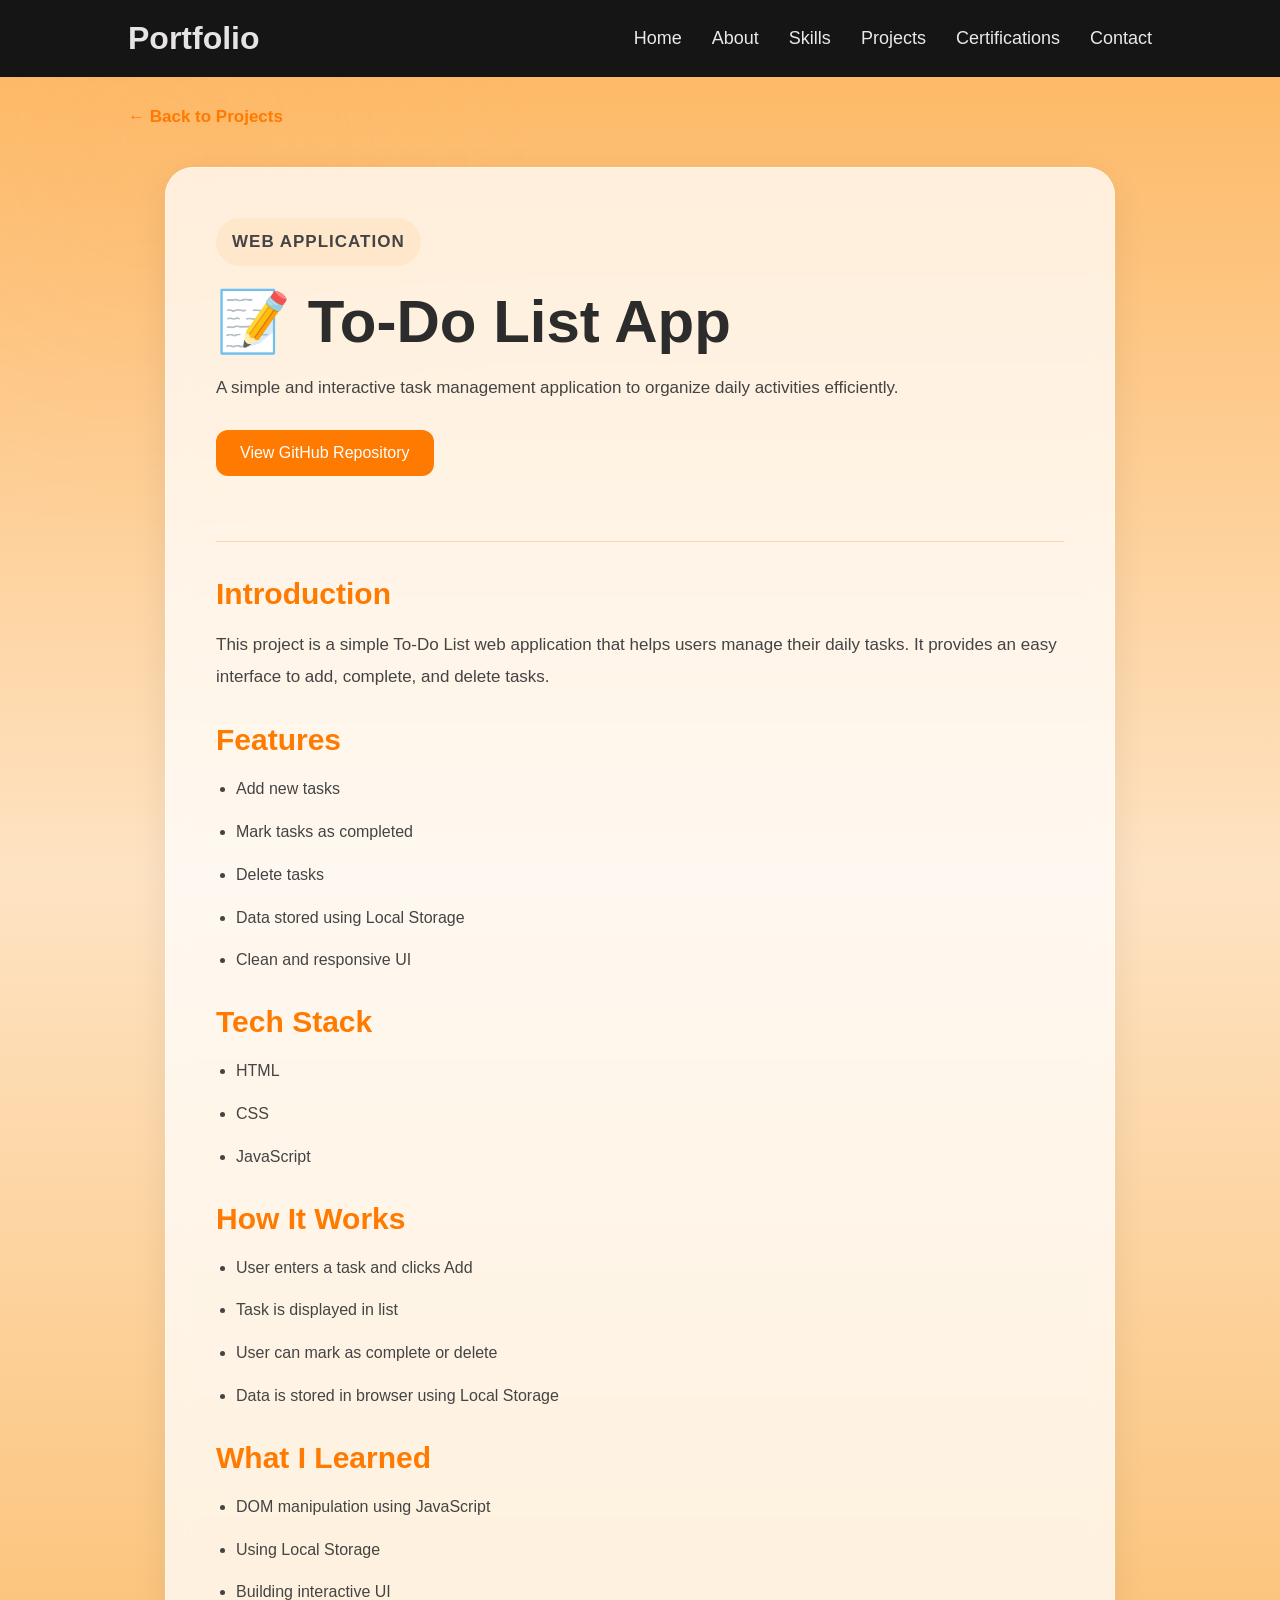
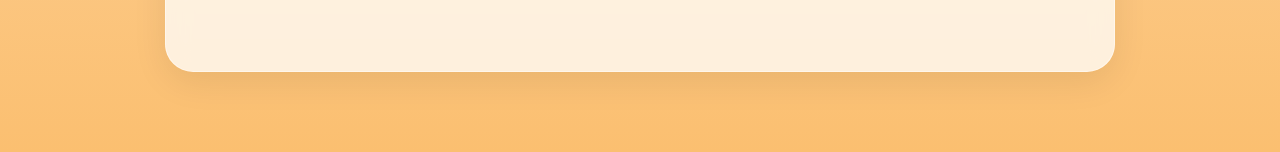
<file: todoapp.html>
<!DOCTYPE html>
<html lang="en">
<head>
    <meta charset="UTF-8">
    <title>To-Do App</title>
    <link rel="stylesheet" href="style.css">
</head>

<body>

<!-- NAVBAR -->
<nav class="navbar">
    <div class="logo">Portfolio</div>

    <ul class="nav-links">
       <li><a href="index.html#home">Home</a></li>

            <li><a href="index.html#about">About</a></li>

            <li><a href="index.html#skills">Skills</a></li>

            <li><a href="index.html#projects">Projects</a></li>

            <li><a href="index.html#certifications">Certifications</a></li>

            <li><a href="index.html#contact">Contact</a></li>
    </ul>
</nav>

<!-- BACK LINK -->
<div class="back-link">
    <a href="index.html#project">← Back to Projects</a>
</div>

<section class="project-wrapper">

    <div class="project-box">

        <p class="tag">WEB APPLICATION</p>

        <h1>📝 To-Do List App</h1>

        <p class="subtitle">
            A simple and interactive task management application to organize daily activities efficiently.
        </p>

        <a href="https://github.com/Hamsa1016/To-Do-List" class="repo-link">View GitHub Repository</a>

        <hr>

        <!-- INTRO -->
        <h2>Introduction</h2>
        <p>
            This project is a simple To-Do List web application that helps users manage their daily tasks.
            It provides an easy interface to add, complete, and delete tasks.
        </p>

        <!-- FEATURES -->
        <h2>Features</h2>
        <ul>
            <li>Add new tasks</li>
            <li>Mark tasks as completed</li>
            <li>Delete tasks</li>
            <li>Data stored using Local Storage</li>
            <li>Clean and responsive UI</li>
        </ul>

        <!-- TECH STACK -->
        <h2>Tech Stack</h2>
        <ul>
            <li>HTML</li>
            <li>CSS</li>
            <li>JavaScript</li>
        </ul>

        <!-- HOW IT WORKS -->
        <h2>How It Works</h2>
        <ul>
            <li>User enters a task and clicks Add</li>
            <li>Task is displayed in list</li>
            <li>User can mark as complete or delete</li>
            <li>Data is stored in browser using Local Storage</li>
        </ul>

        <!-- LEARNING -->
        <h2>What I Learned</h2>
        <ul>
            <li>DOM manipulation using JavaScript</li>
            <li>Using Local Storage</li>
            <li>Building interactive UI</li>
        </ul>

    </div>

</section>

</body>
</html>
</file>
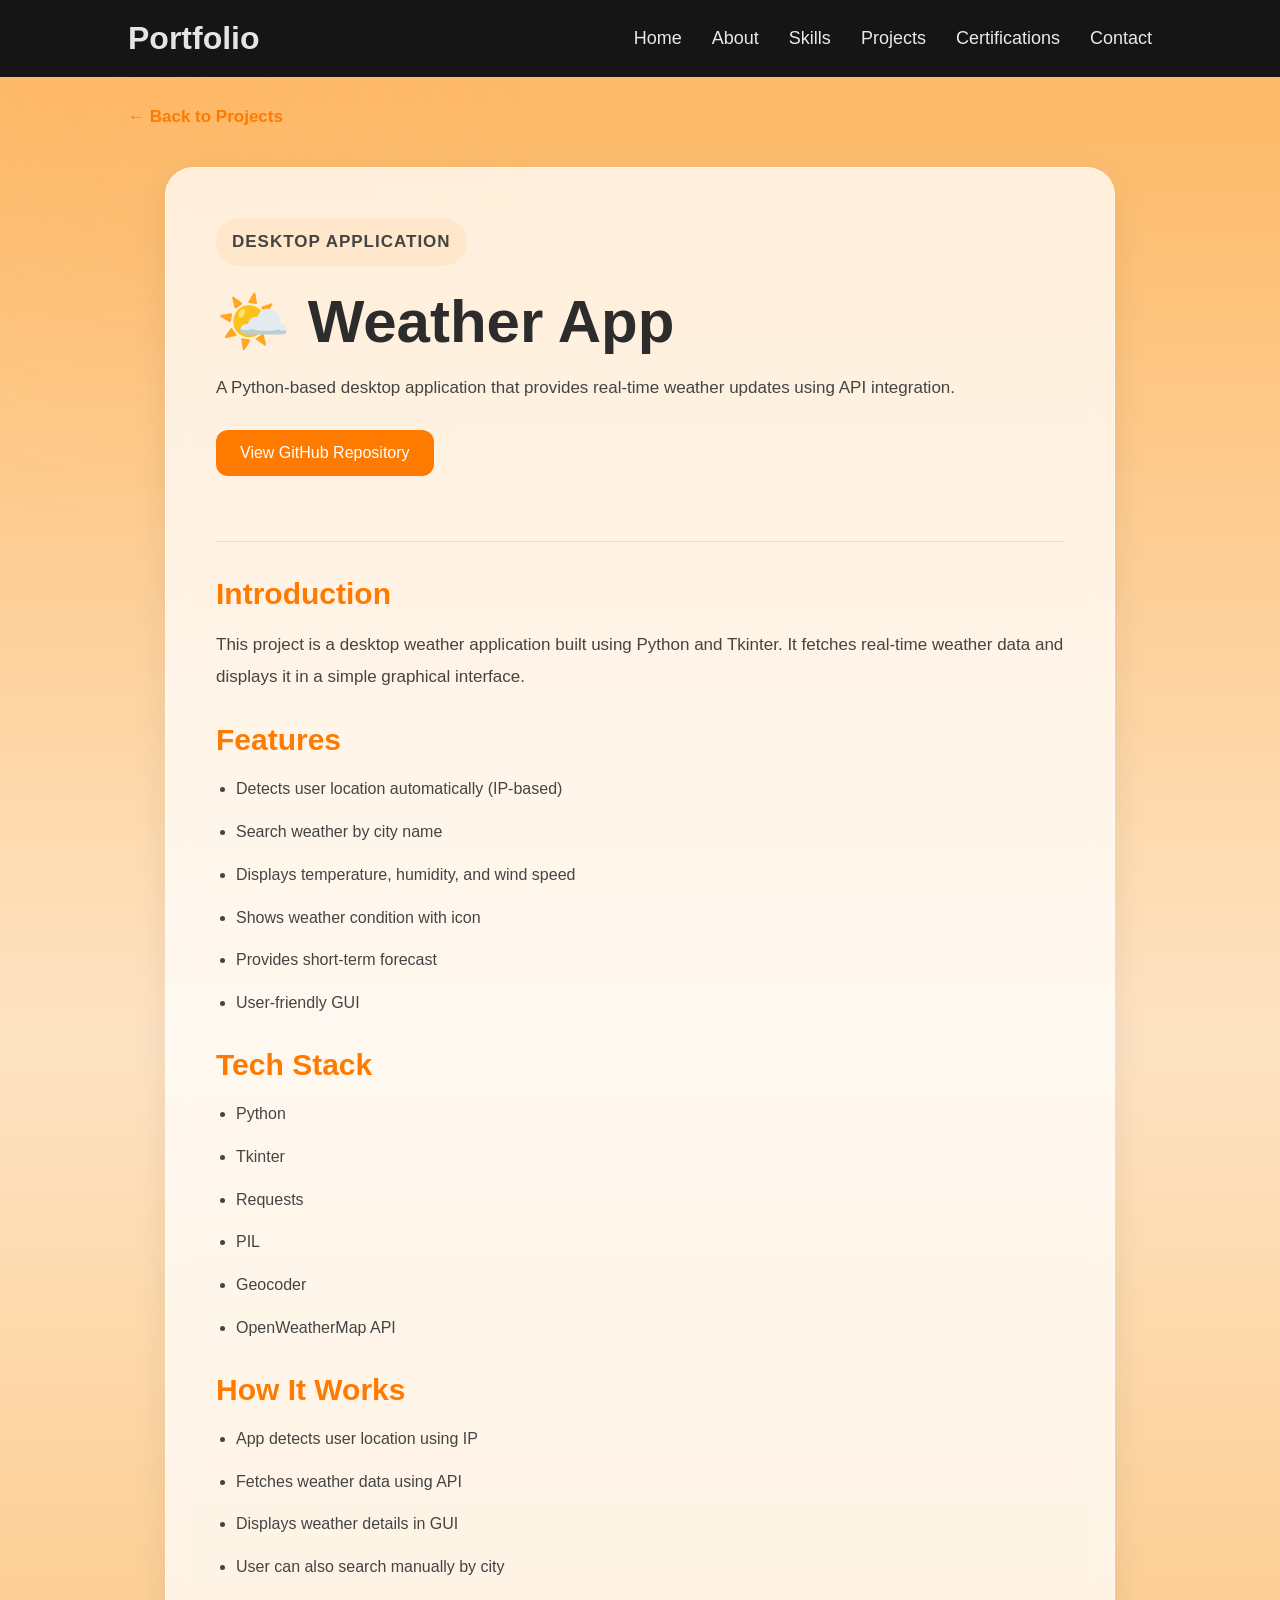
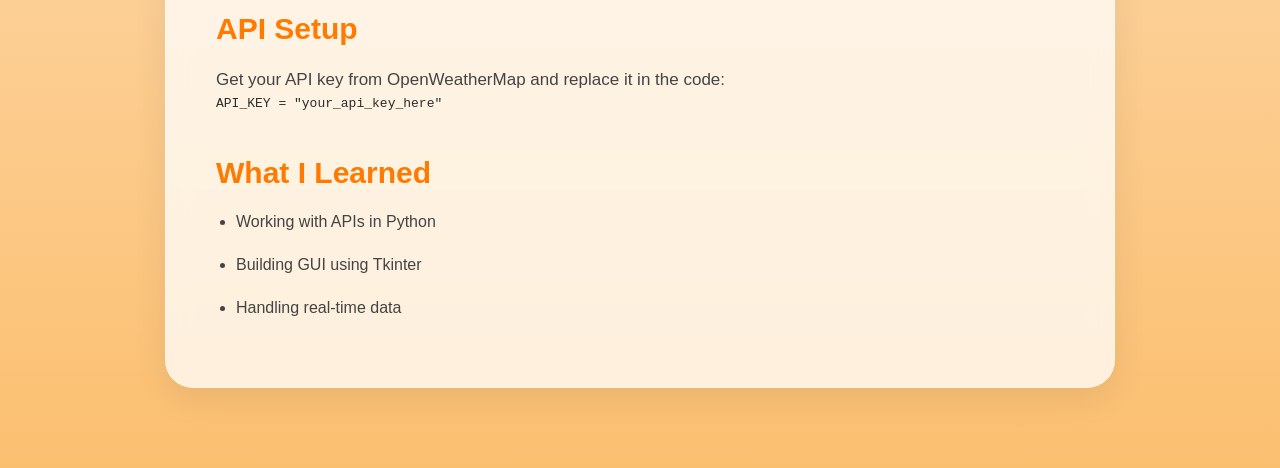
<file: weatherapp.html>
<!DOCTYPE html>
<html lang="en">
<head>
    <meta charset="UTF-8">
    <title>Weather App</title>
    <link rel="stylesheet" href="style.css">
</head>

<body>

<!-- NAVBAR -->
<nav class="navbar">
    <div class="logo">Portfolio</div>

    <ul class="nav-links">
       <li><a href="index.html#home">Home</a></li>

            <li><a href="index.html#about">About</a></li>

            <li><a href="index.html#skills">Skills</a></li>

            <li><a href="index.html#projects">Projects</a></li>

            <li><a href="index.html#certifications">Certifications</a></li>

            <li><a href="index.html#contact">Contact</a></li>
    </ul>
</nav>

<!-- BACK -->
<div class="back-link">
    <a href="index.html#projects">← Back to Projects</a>
</div>

<section class="project-wrapper">

    <div class="project-box">

        <p class="tag">DESKTOP APPLICATION</p>

        <h1>🌤️ Weather App</h1>

        <p class="subtitle">
            A Python-based desktop application that provides real-time weather updates using API integration.
        </p>

        <a href="https://github.com/Hamsa1016/weather-app" class="repo-link">View GitHub Repository</a>

        <hr>

        <!-- INTRO -->
        <h2>Introduction</h2>
        <p>
            This project is a desktop weather application built using Python and Tkinter.
            It fetches real-time weather data and displays it in a simple graphical interface.
        </p>

        <!-- FEATURES -->
        <h2>Features</h2>
        <ul>
            <li>Detects user location automatically (IP-based)</li>
            <li>Search weather by city name</li>
            <li>Displays temperature, humidity, and wind speed</li>
            <li>Shows weather condition with icon</li>
            <li>Provides short-term forecast</li>
            <li>User-friendly GUI</li>
        </ul>

        <!-- TECH STACK -->
        <h2>Tech Stack</h2>
        <ul>
            <li>Python</li>
            <li>Tkinter</li>
            <li>Requests</li>
            <li>PIL</li>
            <li>Geocoder</li>
            <li>OpenWeatherMap API</li>
        </ul>

        <!-- HOW IT WORKS -->
        <h2>How It Works</h2>
        <ul>
            <li>App detects user location using IP</li>
            <li>Fetches weather data using API</li>
            <li>Displays weather details in GUI</li>
            <li>User can also search manually by city</li>
        </ul>

        <!-- API SETUP -->
        <h2>API Setup</h2>
        <p>
            Get your API key from OpenWeatherMap and replace it in the code:
        </p>

        <pre>
API_KEY = "your_api_key_here"
        </pre>

        <!-- LEARNING -->
        <h2>What I Learned</h2>
        <ul>
            <li>Working with APIs in Python</li>
            <li>Building GUI using Tkinter</li>
            <li>Handling real-time data</li>
        </ul>

    </div>

</section>

</body>
</html>
</file>
<file: style.css>
html{
    scroll-behavior:smooth;
}

*{
    margin:0;
    padding:0;
    box-sizing:border-box;
}

body{
    font-family:'Inter',sans-serif;
    background:linear-gradient(
        to bottom,
        #fdb65f,
        #fee3c3,
        #fbbf70);
    overflow-x:hidden;
    color:#2c2c2c;
}

/* GLOW EFFECT */
body::before{
   content:'';
   position:fixed;
   width:300px;
   height:300px;
   background:#ffb366;
   filter: blur(120px);
   opacity:0.2;
   z-index:-1;
}

/* SECTION ANIMATION */
section{
    animation: fadeUp 1s ease;
}

@keyframes fadeUp{
    from{
        opacity:0;
        transform: translateY(40px);
    }

    to{
        opacity:1;
        transform: translateY(0);
    }
}

/* NAVBAR */
.navbar{
    display:flex;
    justify-content:space-between;
    align-items:center;
    padding:20px 10%;
    background:#151515;
    position:sticky;
    top:0;
    z-index:1000;
    
}

.logo{
    font-size:32px;
    font-weight:700;
    font-family:'Poppins',sans-serif;
    color:#e5e3e3;
}

.nav-links{
    display:flex;
    list-style:none;
    gap:30px;
    
}

.nav-links a{
    text-decoration:none;
    color:#eae8e8;
    font-size:18px;
    transition:0.3s;
}

.nav-links a:hover{
    color:#ff7a00;
}

/* HERO */
.hero{
    min-height:90vh;
    display:flex;
    justify-content:space-between;
    align-items:center;
    padding:60px 10%;
    gap:50px;
}

.hero-text-card{
    background:#fff7ef;
    padding:35px;
    border-radius:22px;
    box-shadow:0 10px 30px rgba(0,0,0,0.08);
    max-width:760px;
}

.hero-text-card h1{
    font-size:65px;
    font-family:'Poppins',sans-serif;
}

.hero-text-card h2{
    color:#ff7a00;
    margin:15px 0;
    font-size:28px;
}

.hero-text-card p{
    line-height:1.8;
    margin:15px 0;
    font-size:17px;
}

.sub-text{
    color:#666;
}

/* STATS */
.hero-stats{
    display:flex;
    flex-wrap:wrap;
    gap:15px;
    margin-top:25px;
}

.stat-box{
    background:#ffe7cc;
    color:#ff7a00;
    padding:10px 18px;
    border-radius:30px;
    font-size:14px;
    font-weight:600;
}

/* SOCIAL */
.social-icons{
    display:flex;
    gap:20px;
    margin-top:25px;
}

.social-icons a{
    width:45px;
    height:45px;
    border-radius:50%;
    background:white;
    display:flex;
    justify-content:center;
    align-items:center;
    text-decoration:none;
    color:#2c2c2c;
    transition:0.3s;
    box-shadow:0 4px 12px rgba(0,0,0,0.08);
}

.social-icons a:hover{
    background:#ff7a00;
    color:white;
    transform:translateY(-4px);
}

/* BUTTONS */
.buttons{
    margin-top:30px;
}

.buttons button{
    padding:14px 28px;
    border:none;
    border-radius:10px;
    background:#ff7a00;
    color:white;
    cursor:pointer;
    margin-right:15px;
    transition:0.3s;
}

.buttons button:hover{
    transform:translateY(-3px);
}

.buttons .outline{
    background:transparent;
    border:2px solid #ff7a00;
    color:#ff7a00;
}

/* IMAGE */
.hero-image img{
    width:490px;
    height:800px;
    object-fit:cover;
    border-radius:25px;
    box-shadow:0 10px 30px rgba(0,0,0,0.15);
}

/* COMMON */
.bar{
    width:6px;
    height:45px;
    background:#ff7a00;
    display:inline-block;
    margin-right:15px;
    border-radius:10px;
}

.section-heading{
    font-size:55px;
    font-family:'Poppins',sans-serif;
    display:flex;
    align-items:center;
    margin-top: -70px;
    margin-bottom:40px;
}

.about,
.skills,
.projects,
.certifications,
.contact{
    padding:90px 10%;
}

/* ABOUT */
.about{
    display:flex;
    flex-direction:column;
    gap:40px;
}

.about-container{
    background:#fff7ef;
    padding:35px;
    border-radius:20px;
    box-shadow:0 10px 25px rgba(0,0,0,0.08);
    max-width:700px;
    margin-top: -30px;
}

.about-left p{
    margin-bottom:20px;
    line-height:1.9;
}

/* ABOUT RIGHT */
.about-right{
    position:absolute;
    right:10%;
    margin-top:65px;

    display:flex;
    flex-direction:column;
    gap:20px;
    width:420px;
font-size:18px;
box-shadow:0 6px 18px rgba(0,0,0,0.08);
}
.card{
    background:#f08613;
    padding:20px 28px;
    border-radius:16px;
    transition:0.3s;
    font-weight:500;
}

.card:hover{
    transform:translateY(-5px);
}

/* CARD ANIMATION */
.about-right .card{
    opacity:0;
    transform:translateX(40px);
    animation:slideCard 0.8s ease forwards;
}

.about-right .card:nth-child(1){
    animation-delay:0.2s;
}

.about-right .card:nth-child(2){
    animation-delay:0.5s;
}

.about-right .card:nth-child(3){
    animation-delay:0.8s;
}

.about-right .card:nth-child(4){
    animation-delay:1.1s;
}

@keyframes slideCard{
    to{
        opacity:1;
        transform:translateX(0);
    }
}

/* SKILLS */
/* GLASS SKILLS */
.skills .section-heading{
    margin-top:-90px;
}
.glass-skills{
    display:flex;
    flex-wrap:wrap;
    gap:30px;
    justify-content:center;
}

.glass-card{
    width:220px;
    height:180px;

    background:rgba(255,255,255,0.25);

    border:1px solid rgba(255,255,255,0.3);

    backdrop-filter:blur(14px);

    border-radius:24px;

    display:flex;
    flex-direction:column;
    justify-content:center;
    align-items:center;

    box-shadow:0 8px 30px rgba(0,0,0,0.08);

    transition:0.4s;
}

.glass-card:hover{
    transform:translateY(-10px) scale(1.03);

    box-shadow:0 12px 35px rgba(255,122,0,0.25);
}

.glass-card i{
    font-size:48px;
    color:#ff7a00;
    margin-bottom:15px;
}

.glass-card h3{
    font-size:22px;
}

/* PROJECTS */
.projects-heading{
    font-size:58px;
    font-family:'Poppins',sans-serif;
    display:flex;
    align-items:center;
    margin-bottom:60px;
}

.projects .section-heading{
    margin-top:-110px;
}
.projects-container{
    display:flex;
    justify-content:center;
    gap:30px;
    flex-wrap:wrap;
}

.project-card{
    width:330px;
    background:white;
    border-radius:22px;
    overflow:hidden;
    transition:0.4s;
    box-shadow:0 8px 20px rgba(0,0,0,0.08);
     display:flex;
    flex-direction:column;
    justify-content:space-between;  

    min-height:350px;
}

.project-card:hover{
    transform: translateY(-12px) scale(1.02);
    box-shadow:0 15px 35px rgba(0,0,0,0.15);
}

.project-card img{
    width:100%;
    height:200px;
    object-fit:cover;
    transition:0.4s;
}

.project-card:hover img{
    transform:scale(1.05);
}

.project-content{
    padding:22px;
     display:flex;
    flex-direction:column;
    flex-grow:1;
}

.project-content h3{
    color:#ff7a00;
    margin-bottom:10px;
    font-size:28px;
}

.project-content p{
    line-height:1.6;
     min-height:95px;
}

/* TECH STACK */
.tech-stack{
    margin-top:15px;
    margin-bottom:20px;
        display:flex;
    flex-wrap:wrap;
    gap:8px;
     justify-content:center;

}

.tech-stack span{
    background:#e17d0a;
    color:#f5f3f1;
    padding:6px 12px;
    border-radius:20px;
    font-size:13px;
    margin-right:8px;
    white-space:nowrap;
    align-items: center;
}

/* PROJECT BUTTONS */
.project-buttons{
    display:flex;
    gap:10px;
     margin-top:auto;
      justify-content:center;
    
}

.project-buttons a{
    text-decoration:none;
    padding:10px 16px;
    border-radius:10px;
    background:#ff7a00;
    color:white;
}

.project-buttons .github{
    background:black;
}

/* VIEW BUTTON */
.view-more{
    text-align:center;
    margin-top:40px;
}

.view-btn{
    background:#ff7a00;
    color:white;
    padding:14px 28px;
    text-decoration:none;
    border-radius:10px;
}
.projects h2{
    font-size: 50px;
    margin-top: -10px;
}
    

/* TIMELINE */
.timeline{
    position:relative;
    margin-left:20px;
    padding-left:40px;
    border-left:4px solid #ffb366;
}

.timeline-item{
    position:relative;
    margin-bottom:40px;
}

.timeline-dot{
    width:18px;
    height:18px;
    background:#ff7a00;
    border-radius:50%;
    position:absolute;
    left:-50px;
    top:10px;
}

.timeline-content{
    background:white;
    padding:25px;
    border-radius:18px;
    box-shadow:0 8px 20px rgba(0,0,0,0.06);
}

.timeline-content h3{
    color:#ff7a00;
    margin-bottom:10px;
}

.timeline-content a{
    display:inline-block;
    margin-top:15px;
    text-decoration:none;
    background:#ff7a00;
    color:white;
    padding:10px 16px;
    border-radius:10px;
}
/* SECTION */
.certifications{
    padding:80px 10%;
    animation:fadeUp 1s ease;
}

/* HEADING */
.cert-heading{
    font-size:58px;
    font-family:'Poppins',sans-serif;
    display:flex;
    align-items:center;
    margin-bottom:60px;
}

.bar{
    width:6px;
    height:50px;
    background:#ff7a00;
    display:inline-block;
    margin-right:16px;
    border-radius:10px;
}

/* CERT GRID */
.cert-container{
    display:grid;
    grid-template-columns:repeat(auto-fit,minmax(320px,1fr));
    gap:35px;
    align-items:stretch;
}

/* CARD */
.cert-card{
    background:rgba(255,255,255,0.6);
    backdrop-filter:blur(12px);
    border:1px solid rgba(255,255,255,0.4);
    padding:35px;
    border-radius:25px;
    transition:0.4s;
    position:relative;
    overflow:hidden;
    box-shadow:0 10px 25px rgba(0,0,0,0.08);
    display:flex;
    flex-direction:column;
    justify-content:space-between;
    height:100%;
    min-height:350px;
    width: 400px;
}

/* TOP GLOW */
.cert-card::before{
    content:'';
    position:absolute;
    width:120px;
    height:120px;
    background:#ffd7ad;
    border-radius:50%;
    top:-40px;
    right:-40px;
    opacity:0.5;
}

/* HOVER */
.cert-card:hover{
    transform:translateY(-10px) scale(1.02);
    box-shadow:0 18px 35px rgba(255,122,0,0.2);
}

/* TITLE */
.cert-card h3{
    color:#ff7a00;
    font-size:28px;
    margin-bottom:12px;
    font-family:'Poppins',sans-serif;
}

/* PLATFORM */
.cert-card p:nth-child(2){
    font-weight:600;
    margin-bottom:14px;
    color:#555;
}

/* DESCRIPTION */
.cert-card p{
    line-height:1.8;
    margin-bottom:14px;
}

/* BUTTON */
.cert-card a{
    display:inline-block;
    margin-top:10px;
    padding:12px 20px;
    background:#ff7a00;
    color:white;
    text-decoration:none;
    border-radius:12px;
    transition:0.3s;
    font-weight:600;
    justify-content:center;
    align-items:center;
    text-align: center;
}

.cert-card a:hover{
    background:#e96c00;
    transform:translateY(-3px);
}

/* ANIMATION */
@keyframes fadeUp{

    from{
        opacity:0;
        transform:translateY(40px);
    }

    to{
        opacity:1;
        transform:translateY(0);
    }
}

/* RESPONSIVE */
@media(max-width:900px){

    .navbar{
        flex-direction:column;
        gap:20px;
    }

    .nav-links{
        flex-wrap:wrap;
        justify-content:center;
    }

    .cert-heading{
        font-size:42px;
    }

}

@media(max-width:600px){

    .certifications{
        padding:60px 6%;
    }

    .cert-card{
        padding:28px;
    }

    .cert-heading{
        font-size:36px;
    }

}

/* CONTACT */
.contact-container{
    display:flex;
    gap:50px;
    flex-wrap:wrap;
}

.contact-info,
.contact-form{
    flex:1;
}

/* INFO BOX */
.info-box{
    display:flex;
    align-items:center;
    gap:15px;
    background:white;
    padding:20px;
    border-radius:16px;
    margin-bottom:15px;
    transition:0.3s;
    box-shadow:0 5px 15px rgba(0,0,0,0.05);
}

.info-box:hover{
    transform:translateX(8px);
}

.info-box i{
    font-size:24px;
    color:#ff7a00;
}

/* FORM */
.contact-form form{
    display:flex;
    flex-direction:column;
    gap:20px;
}

.contact-form input,
.contact-form textarea{
    padding:16px;
    border-radius:15px;
    border:2px solid transparent;
    transition:0.3s;
    font-size:15px;
}

.contact-form textarea{
    height:150px;
    resize:none;
}

.contact-form input:focus,
.contact-form textarea:focus{
    border-color:#ff7a00;
    box-shadow:0 0 10px rgba(255,122,0,0.2);
    outline:none;
}

.contact-form button{
    background:#ff7a00;
    color:white;
    padding:15px;
    border:none;
    border-radius:12px;
    cursor:pointer;
    font-size:16px;
    transition:0.3s;
}

.contact-form button:hover{
    transform:translateY(-3px);
}

/* RESPONSIVE */
@media(max-width:992px){

    .hero{
        flex-direction:column;
    }

    .hero-image img{
        width:100%;
        height:auto;
    }

    .hero-text-card h1{
        font-size:48px;
    }

    .section-heading{
        font-size:42px;
    }

    .about-right{
        flex-direction:column;
    }

    .timeline{
        margin-left:0;
    }
}

@media(max-width:600px){

    .navbar{
        flex-direction:column;
        gap:20px;
    }

    .nav-links{
        flex-wrap:wrap;
        justify-content:center;
    }

    .hero-text-card h1{
        font-size:38px;
    }

    .hero-text-card h2{
        font-size:22px;
    }

    .section-heading{
        font-size:34px;
    }

    .project-card,
    .about-container{
        width:100%;
    }
}


/* =========================================
   PROJECT DETAILS PAGE CSS
========================================= */


/* BACK LINK */
.back-link{
    padding:30px 10% 10px;
}

.back-link a{
    text-decoration:none;
    color:#ff7a00;
    font-weight:600;
    font-size:17px;
    transition:0.3s;
}

.back-link a:hover{
    letter-spacing:1px;
}

/* WRAPPER */
.project-wrapper{
    display:flex;
    justify-content:center;
    padding:30px 10% 80px;
}

/* MAIN BOX */
.project-box{
    width:100%;
    max-width:950px;
    background:rgba(255,255,255,0.75);
    backdrop-filter:blur(12px);
    border:1px solid rgba(255,255,255,0.4);
    border-radius:28px;
    padding:50px;
    box-shadow:0 10px 35px rgba(0,0,0,0.08);
    animation:fadeUp 1s ease;
}

/* TAG */
.tag{
    display:inline-block;
    background:#ffe7cc;
    color:#ff7a00;
    padding:8px 16px;
    border-radius:30px;
    font-size:13px;
    font-weight:600;
    letter-spacing:1px;
    margin-bottom:20px;
}

/* TITLE */
.project-box h1{
    font-size:60px;
    font-family:'Poppins',sans-serif;
    margin-bottom:15px;
}

/* SUBTITLE */
.subtitle{
    font-size:18px;
    line-height:1.8;
    color:#555;
    margin-bottom:25px;
}

/* GITHUB LINK */
.repo-link{
    display:inline-block;
    background:#ff7a00;
    color:white;
    text-decoration:none;
    padding:14px 24px;
    border-radius:12px;
    transition:0.3s;
    margin-bottom:30px;
}

.repo-link:hover{
    transform:translateY(-4px);
    box-shadow:0 8px 20px rgba(255,122,0,0.3);
}

/* LINE */
.project-box hr{
    border:none;
    height:1px;
    background:#ffd6b0;
    margin:35px 0;
}

/* SECTION TITLES */
.project-box h2{
    font-size:30px;
    color:#ff7a00;
    margin-bottom:18px;
    margin-top:30px;
    font-family:'Poppins',sans-serif;
}

/* PARAGRAPH */
.project-box p{
    line-height:1.9;
    font-size:17px;
    color:#444;
}

/* LIST */
.project-box ul{
    padding-left:20px;
    margin-top:15px;
}

.project-box li{
    margin-bottom:14px;
    line-height:1.8;
    color:#444;
    font-size:16px;
}

/* HOVER EFFECT FOR LIST */
.project-box li:hover{
    color:#ff7a00;
    transform:translateX(4px);
    transition:0.3s;
}

/* ANIMATION */
@keyframes fadeUp{

    from{
        opacity:0;
        transform:translateY(40px);
    }

    to{
        opacity:1;
        transform:translateY(0);
    }

}

/* RESPONSIVE */
@media(max-width:900px){

    .project-box{
        padding:35px;
    }

    .project-box h1{
        font-size:42px;
    }

    .navbar{
        flex-direction:column;
        gap:15px;
    }

    .nav-links{
        flex-wrap:wrap;
        justify-content:center;
    }

}

@media(max-width:600px){

    .project-box{
        padding:25px;
    }

    .project-box h1{
        font-size:34px;
    }

    .project-box h2{
        font-size:24px;
    }

    .subtitle{
        font-size:16px;
    }

}

/* =========================
   MOBILE RESPONSIVE
========================= */

@media (max-width:768px){

body{
    overflow-x:hidden;
}

.navbar{
    flex-direction:column;
    padding:20px 15px;
    gap:15px;
}

.logo{
    font-size:28px;
}

.nav-links{
    flex-wrap:wrap;
    justify-content:center;
    gap:12px;
}

.nav-links a{
    font-size:15px;
}

.hero{
    flex-direction:column;
    padding:40px 20px;
    text-align:center;
}

.hero-text-card{
    width:100%;
    padding:25px;
}

.hero-text-card h1{
    font-size:38px;
}

.hero-text-card h2{
    font-size:22px;
}

.hero-image img{
    width:100%;
    height:auto;
}

.hero-stats{
    justify-content:center;
}

.about,
.skills,
.projects,
.certifications,
.contact{
    padding:60px 20px;
}

.about-container{
    display:flex;
    flex-direction:column;
    gap:25px;
}

.about-right{
    position:static;
    width:100%;
    margin-top:20px;
    box-shadow:none;
}

.about-right .card{
    width:100%;
}

.glass-skills{
    display:grid;
    grid-template-columns:repeat(2,1fr);
    gap:15px;
}

.glass-card{
    width:100%;
    height:150px;
}

.cert-container{
    grid-template-columns:1fr;
}

.cert-card{
    width:100%;
}

.contact-container{
    flex-direction:column;
}

.section-heading,
.cert-heading{
    font-size:32px;
    margin-top:0;
}

}

@media screen and (max-width:768px){

.projects-container{
    display:grid !important;
    grid-template-columns:1fr 1fr !important;
    gap:10px;
    
}

.project-card{
    width:100% !important;
    max-width:100% !important;
    min-width:0 !important;
    
}

.project-card img{
    width:100%;
    height:90px;
    object-fit:cover;
}

.project-content{
    padding:10px;
}

.project-content h3{
    font-size:14px;
}

.project-content p{
    font-size:10px;
    line-height:1.4;
}

.tech-stack span{
    font-size:8px;
    padding:3px 5px;
}

.project-buttons{
    flex-direction:column;
    gap:5px;
}

.project-buttons a{
    font-size:10px;
    padding:6px;
}

}
@media screen and (max-width:768px){

.projects-container{
    display:grid !important;
    grid-template-columns:1fr 1fr !important;
    gap:12px;
}

.project-card{
    width:100% !important;
    max-width:100% !important;
    min-width:0 !important;
}

}
</file>
